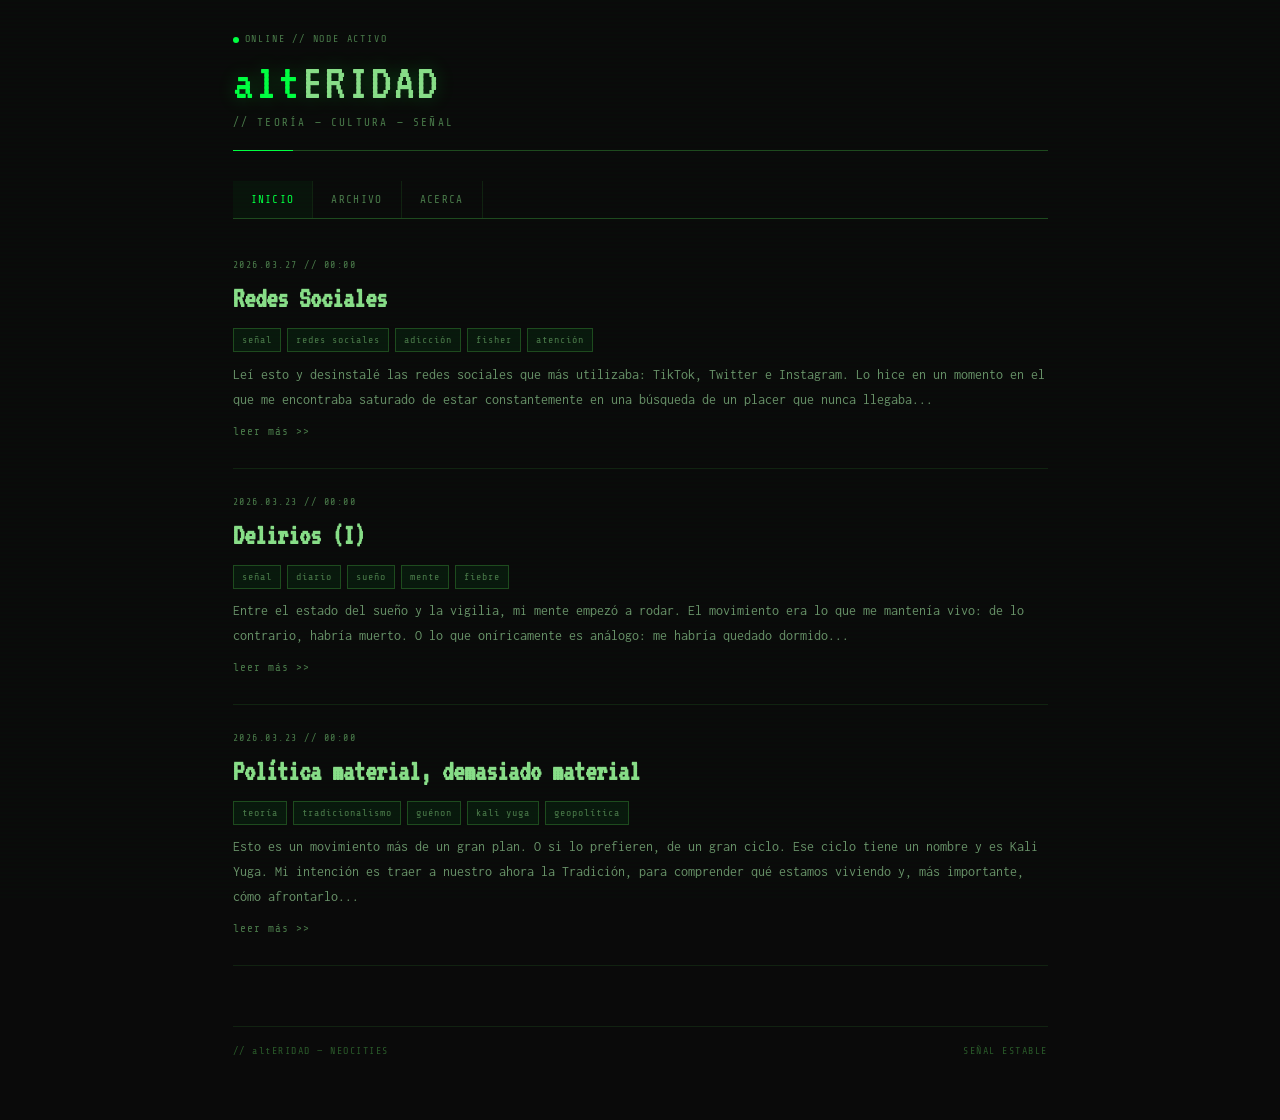
<file: index.html>
<!DOCTYPE html>
<html lang="es">
<head>
  <meta charset="UTF-8">
  <meta name="viewport" content="width=device-width, initial-scale=1.0">
  <title>altERIDAD</title>
  <link rel="icon" type="image/svg+xml" href="favicon.svg">
  <link rel="stylesheet" href="style.css">
</head>
<body>
  <header>
    <div class="site-status"><span class="blink"></span>ONLINE // NODE ACTIVO</div>
    <a href="index.html" class="site-title">alt<span>ERIDAD</span></a>
    <div class="site-desc">// <a href="teoria.html" class="cat-link">TEORÍA</a> — <a href="cultura.html" class="cat-link">CULTURA</a> — <a href="senal.html" class="cat-link">SEÑAL</a></div>
  </header>
  <nav>
    <a href="index.html" class="active">INICIO</a>
    <a href="archivo.html">ARCHIVO</a>
    <a href="acerca.html">ACERCA</a>
  </nav>
  <ul class="post-list">
    <li class="post-item" data-cats="senal">
      <div class="post-meta">2026.03.27 // 00:00</div>
      <h2><a href="articulos/redes-sociales.html">Redes Sociales</a></h2>
      <div class="post-tags">
        <a href="senal.html" class="tag tag-link">señal</a>
        <span class="tag">redes sociales</span><span class="tag">adicción</span><span class="tag">fisher</span><span class="tag">atención</span>
      </div>
      <p class="post-excerpt">Leí esto y desinstalé las redes sociales que más utilizaba: TikTok, Twitter e Instagram. Lo hice en un momento en el que me encontraba saturado de estar constantemente en una búsqueda de un placer que nunca llegaba...</p>
      <a class="read-more" href="articulos/redes-sociales.html">leer más &gt;&gt;</a>
    </li>
    <li class="post-item" data-cats="senal">
      <div class="post-meta">2026.03.23 // 00:00</div>
      <h2><a href="articulos/delirios-i.html">Delirios (I)</a></h2>
      <div class="post-tags">
        <a href="senal.html" class="tag tag-link">señal</a>
        <span class="tag">diario</span><span class="tag">sueño</span><span class="tag">mente</span><span class="tag">fiebre</span>
      </div>
      <p class="post-excerpt">Entre el estado del sueño y la vigilia, mi mente empezó a rodar. El movimiento era lo que me mantenía vivo: de lo contrario, habría muerto. O lo que oníricamente es análogo: me habría quedado dormido...</p>
      <a class="read-more" href="articulos/delirios-i.html">leer más &gt;&gt;</a>
    </li>
    <li class="post-item" data-cats="teoria">
      <div class="post-meta">2026.03.23 // 00:00</div>
      <h2><a href="articulos/kali-yuga-defensa-occidente.html">Política material, demasiado material</a></h2>
      <div class="post-tags">
        <a href="teoria.html" class="tag tag-link">teoría</a>
        <span class="tag">tradicionalismo</span><span class="tag">guénon</span><span class="tag">kali yuga</span><span class="tag">geopolítica</span>
      </div>
      <p class="post-excerpt">Esto es un movimiento más de un gran plan. O si lo prefieren, de un gran ciclo. Ese ciclo tiene un nombre y es Kali Yuga. Mi intención es traer a nuestro ahora la Tradición, para comprender qué estamos viviendo y, más importante, cómo afrontarlo...</p>
      <a class="read-more" href="articulos/kali-yuga-defensa-occidente.html">leer más &gt;&gt;</a>
    </li>
    <!-- AQUÍ IRÁN LOS PRÓXIMOS ARTÍCULOS -->
  </ul>
  <footer>
    <span>// altERIDAD — NEOCITIES</span>
    <span>SEÑAL ESTABLE</span>
  </footer>
  <script src="matrix.js"></script>
</body>
</html>
</file>
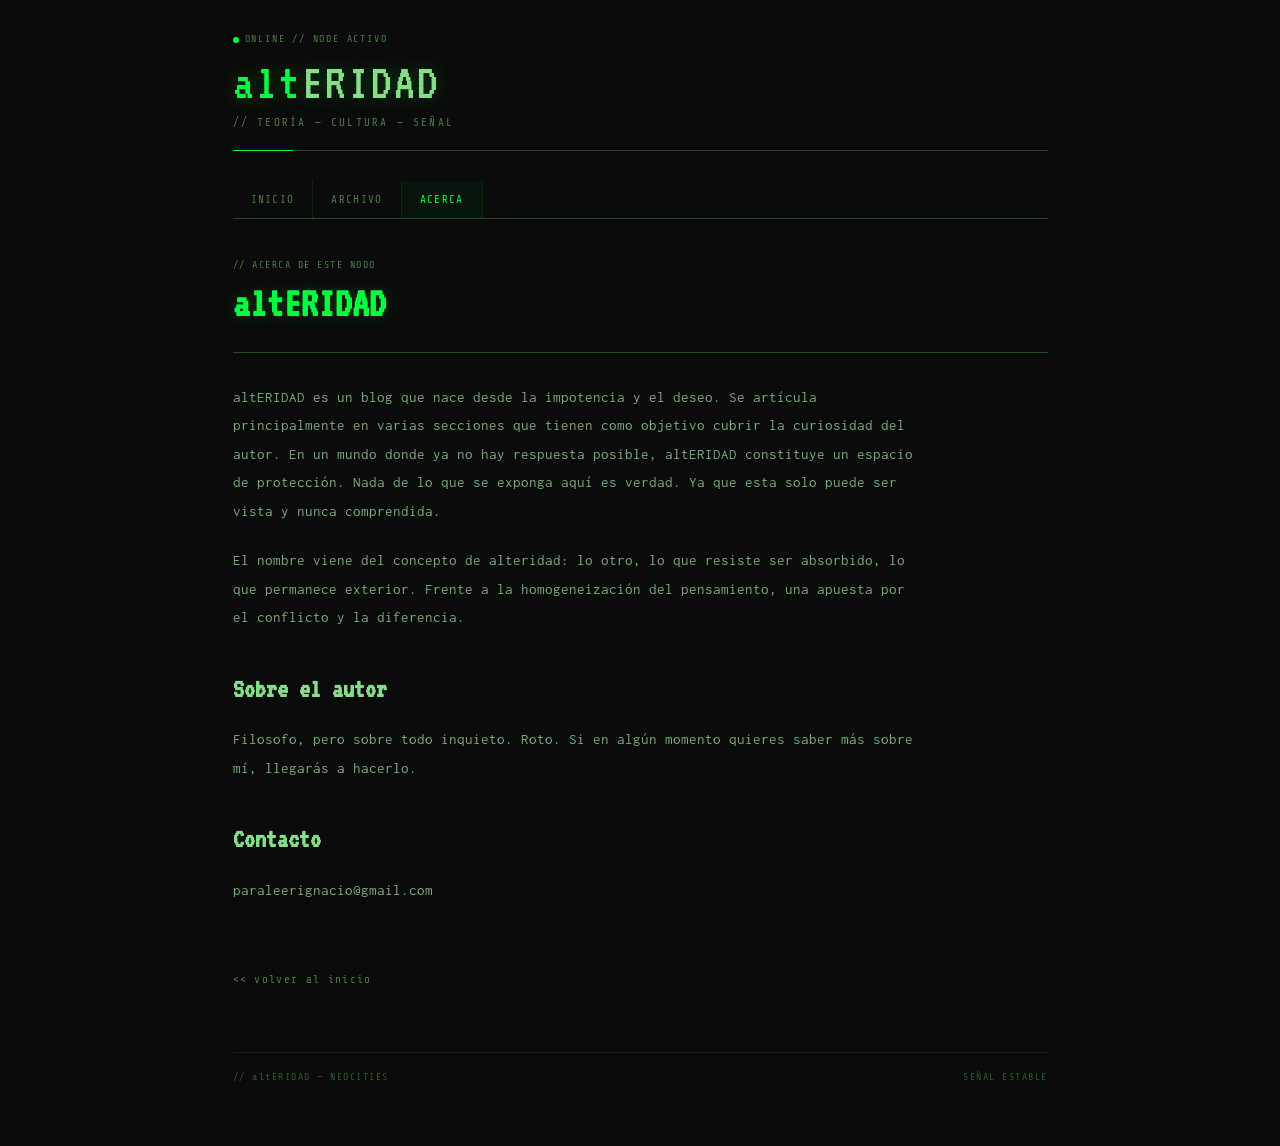
<file: acerca.html>
<!DOCTYPE html>
<html lang="es">
<head>
  <meta charset="UTF-8">
  <meta name="viewport" content="width=device-width, initial-scale=1.0">
  <title>Acerca — altERIDAD</title>
  <link rel="icon" type="image/svg+xml" href="favicon.svg">
  <link rel="stylesheet" href="style.css">
</head>
<body>
  <header>
    <div class="site-status"><span class="blink"></span>ONLINE // NODE ACTIVO</div>
    <a href="index.html" class="site-title">alt<span>ERIDAD</span></a>
    <div class="site-desc">// <a href="teoria.html" class="cat-link">TEORÍA</a> — <a href="cultura.html" class="cat-link">CULTURA</a> — <a href="senal.html" class="cat-link">SEÑAL</a></div>
  </header>
  <nav>
    <a href="index.html">INICIO</a>
    <a href="archivo.html">ARCHIVO</a>
    <a href="acerca.html" class="active">ACERCA</a>
  </nav>
  <div class="article-header">
    <div class="post-meta">// ACERCA DE ESTE NODO</div>
    <h1>altERIDAD</h1>
  </div>
  <div class="article-body">
    <p>altERIDAD es un blog que nace desde la impotencia y el deseo. Se artícula principalmente en varias secciones que tienen como objetivo cubrir la curiosidad del autor. En un mundo donde ya no hay respuesta posible, altERIDAD constituye un espacio de protección. Nada de lo que se exponga aquí es verdad. Ya que esta solo puede ser vista y nunca comprendida.</p>
    <p>El nombre viene del concepto de alteridad: lo otro, lo que resiste ser absorbido, lo que permanece exterior. Frente a la homogeneización del pensamiento, una apuesta por el conflicto y la diferencia.</p>
    <h2>Sobre el autor</h2>
    <p>Filosofo, pero sobre todo inquieto. Roto. Si en algún momento quieres saber más sobre mí, llegarás a hacerlo.</p>
    <h2>Contacto</h2>
    <p>paraleerignacio@gmail.com</p>
  </div>
  <a class="back-link" href="index.html">&lt;&lt; volver al inicio</a>
  <footer>
    <span>// altERIDAD — NEOCITIES</span>
    <span>SEÑAL ESTABLE</span>
  </footer>
  <script src="matrix.js"></script>
</body>
</html>
</file>
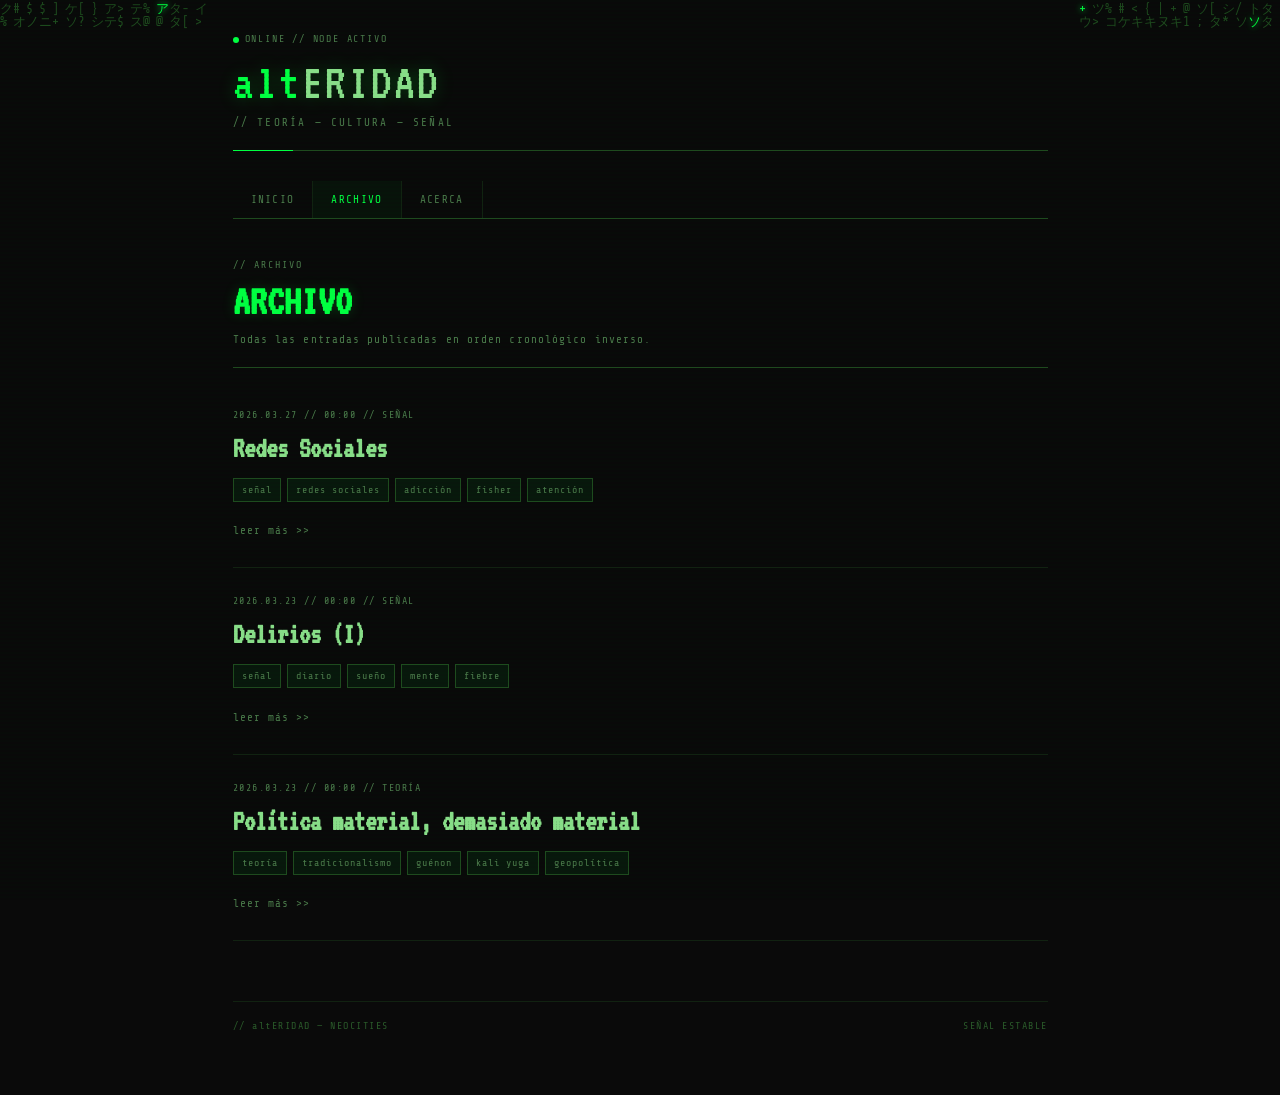
<file: archivo.html>
<!DOCTYPE html>
<html lang="es">
<head>
  <meta charset="UTF-8">
  <meta name="viewport" content="width=device-width, initial-scale=1.0">
  <title>Archivo — altERIDAD</title>
  <link rel="icon" type="image/svg+xml" href="favicon.svg">
  <link rel="stylesheet" href="style.css">
</head>
<body>
  <header>
    <div class="site-status"><span class="blink"></span>ONLINE // NODE ACTIVO</div>
    <a href="index.html" class="site-title">alt<span>ERIDAD</span></a>
    <div class="site-desc">// <a href="teoria.html" class="cat-link">TEORÍA</a> — <a href="cultura.html" class="cat-link">CULTURA</a> — <a href="senal.html" class="cat-link">SEÑAL</a></div>
  </header>
  <nav>
    <a href="index.html">INICIO</a>
    <a href="archivo.html" class="active">ARCHIVO</a>
    <a href="acerca.html">ACERCA</a>
  </nav>
  <div class="cat-header">
    <div class="cat-label">// ARCHIVO</div>
    <h1 class="cat-title">ARCHIVO</h1>
    <p class="cat-desc">Todas las entradas publicadas en orden cronológico inverso.</p>
  </div>
  <ul class="post-list">
    <li class="post-item">
      <div class="post-meta">2026.03.27 // 00:00 // SEÑAL</div>
      <h2><a href="articulos/redes-sociales.html">Redes Sociales</a></h2>
      <div class="post-tags">
        <a href="senal.html" class="tag tag-link">señal</a>
        <span class="tag">redes sociales</span><span class="tag">adicción</span><span class="tag">fisher</span><span class="tag">atención</span>
      </div>
      <a class="read-more" href="articulos/redes-sociales.html">leer más &gt;&gt;</a>
    </li>
    <li class="post-item">
      <div class="post-meta">2026.03.23 // 00:00 // SEÑAL</div>
      <h2><a href="articulos/delirios-i.html">Delirios (I)</a></h2>
      <div class="post-tags">
        <a href="senal.html" class="tag tag-link">señal</a>
        <span class="tag">diario</span><span class="tag">sueño</span><span class="tag">mente</span><span class="tag">fiebre</span>
      </div>
      <a class="read-more" href="articulos/delirios-i.html">leer más &gt;&gt;</a>
    </li>
    <li class="post-item">
      <div class="post-meta">2026.03.23 // 00:00 // TEORÍA</div>
      <h2><a href="articulos/kali-yuga-defensa-occidente.html">Política material, demasiado material</a></h2>
      <div class="post-tags">
        <a href="teoria.html" class="tag tag-link">teoría</a>
        <span class="tag">tradicionalismo</span><span class="tag">guénon</span><span class="tag">kali yuga</span><span class="tag">geopolítica</span>
      </div>
      <a class="read-more" href="articulos/kali-yuga-defensa-occidente.html">leer más &gt;&gt;</a>
    </li>
    <!-- PRÓXIMAS ENTRADAS EN ARCHIVO -->
  </ul>
  <footer>
    <span>// altERIDAD — NEOCITIES</span>
    <span>SEÑAL ESTABLE</span>
  </footer>
  <script src="matrix.js"></script>
</body>
</html>
</file>
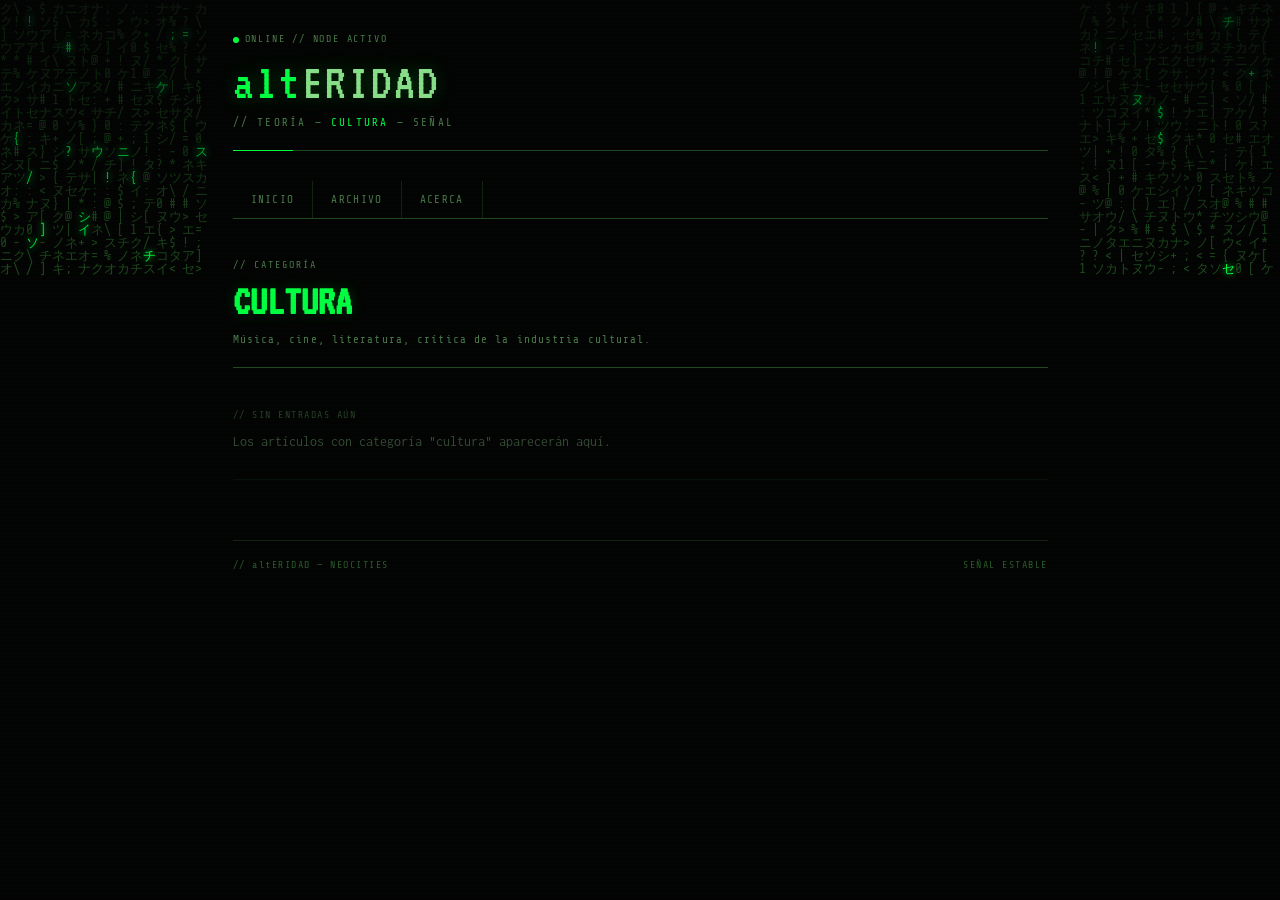
<file: cultura.html>
<!DOCTYPE html>
<html lang="es">
<head>
  <meta charset="UTF-8">
  <meta name="viewport" content="width=device-width, initial-scale=1.0">
  <title>Cultura — altERIDAD</title>
  <link rel="icon" type="image/svg+xml" href="favicon.svg">
  <link rel="stylesheet" href="style.css">
</head>
<body>
  <header>
    <div class="site-status"><span class="blink"></span>ONLINE // NODE ACTIVO</div>
    <a href="index.html" class="site-title">alt<span>ERIDAD</span></a>
    <div class="site-desc">// <a href="teoria.html" class="cat-link">TEORÍA</a> — <a href="cultura.html" class="cat-link active-cat">CULTURA</a> — <a href="senal.html" class="cat-link">SEÑAL</a></div>
  </header>
  <nav>
    <a href="index.html">INICIO</a>
    <a href="archivo.html">ARCHIVO</a>
    <a href="acerca.html">ACERCA</a>
  </nav>
  <div class="cat-header">
    <div class="cat-label">// CATEGORÍA</div>
    <h1 class="cat-title">CULTURA</h1>
    <p class="cat-desc">Música, cine, literatura, crítica de la industria cultural.</p>
  </div>
  <ul class="post-list">
    <li class="post-item empty-state">
      <div class="post-meta">// SIN ENTRADAS AÚN</div>
      <p class="post-excerpt">Los artículos con categoría "cultura" aparecerán aquí.</p>
    </li>
  </ul>
  <footer>
    <span>// altERIDAD — NEOCITIES</span>
    <span>SEÑAL ESTABLE</span>
  </footer>
  <script src="matrix.js"></script>
</body>
</html>
</file>
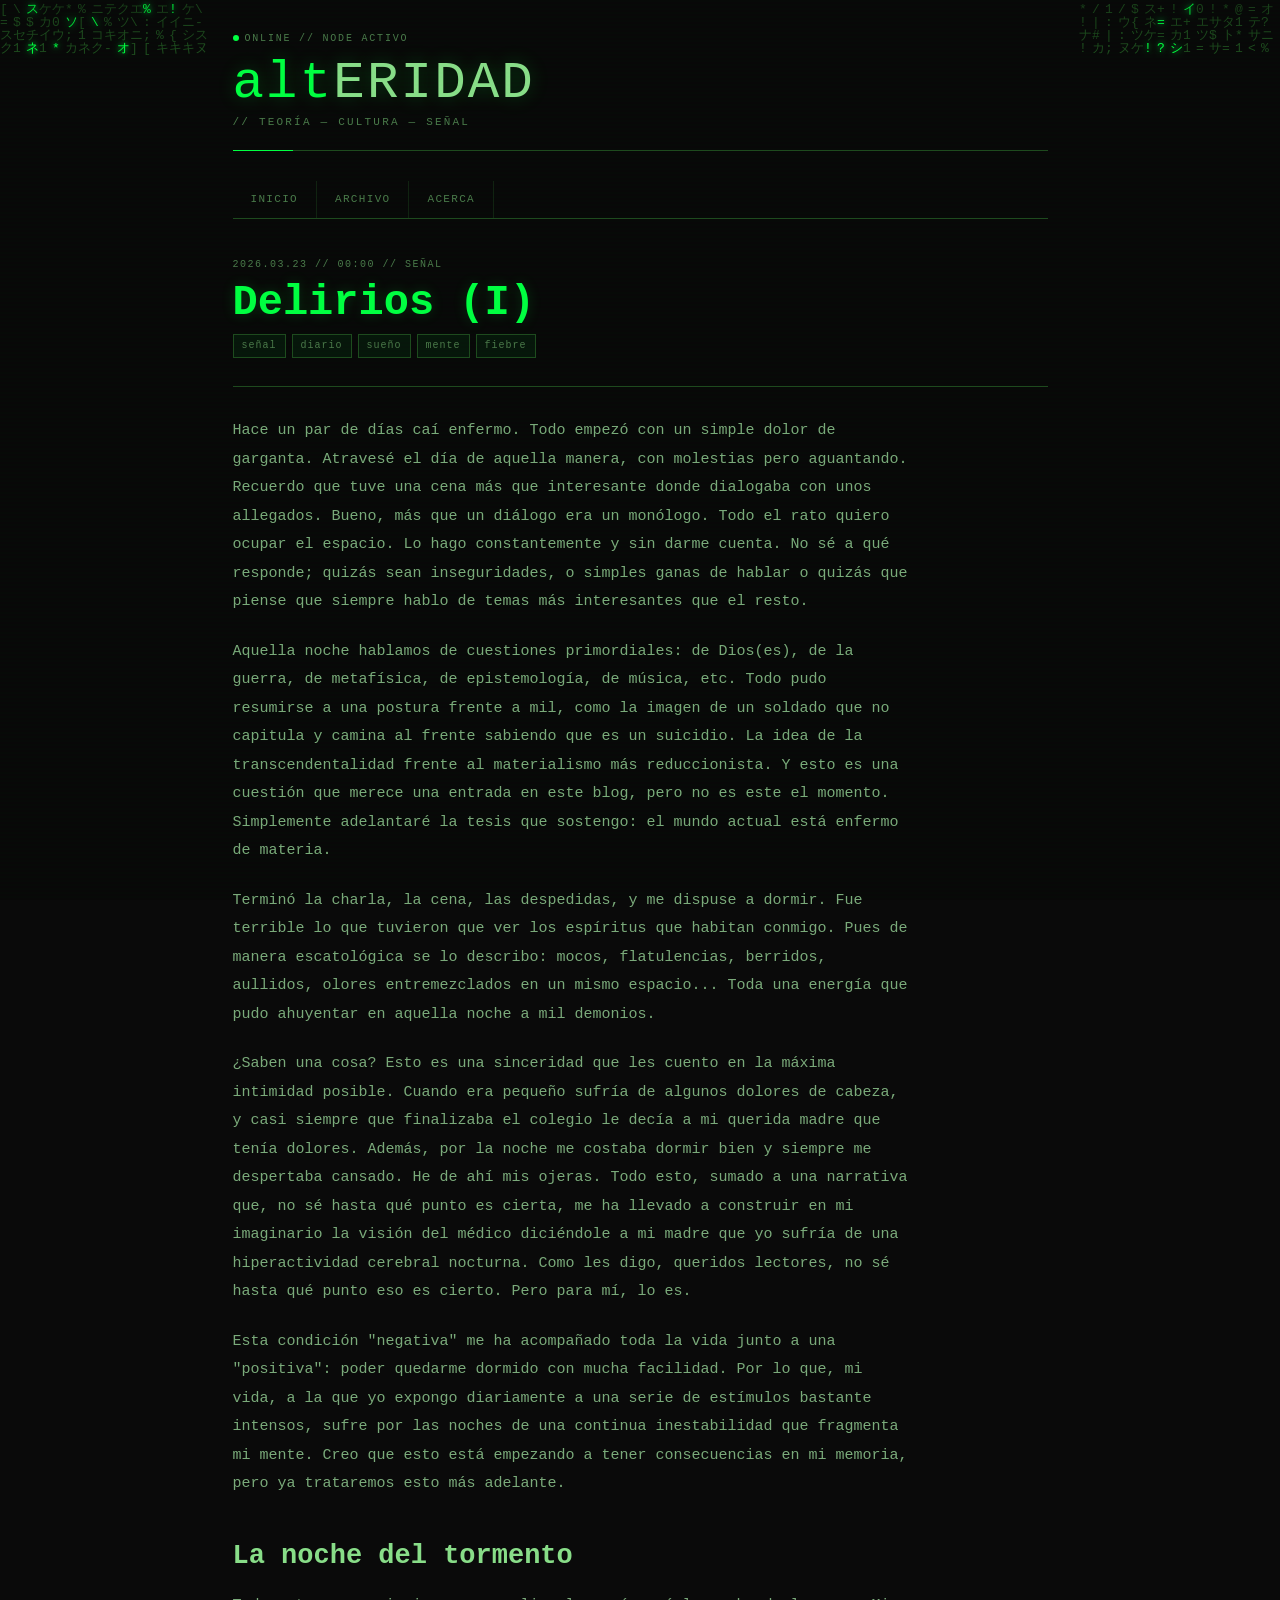
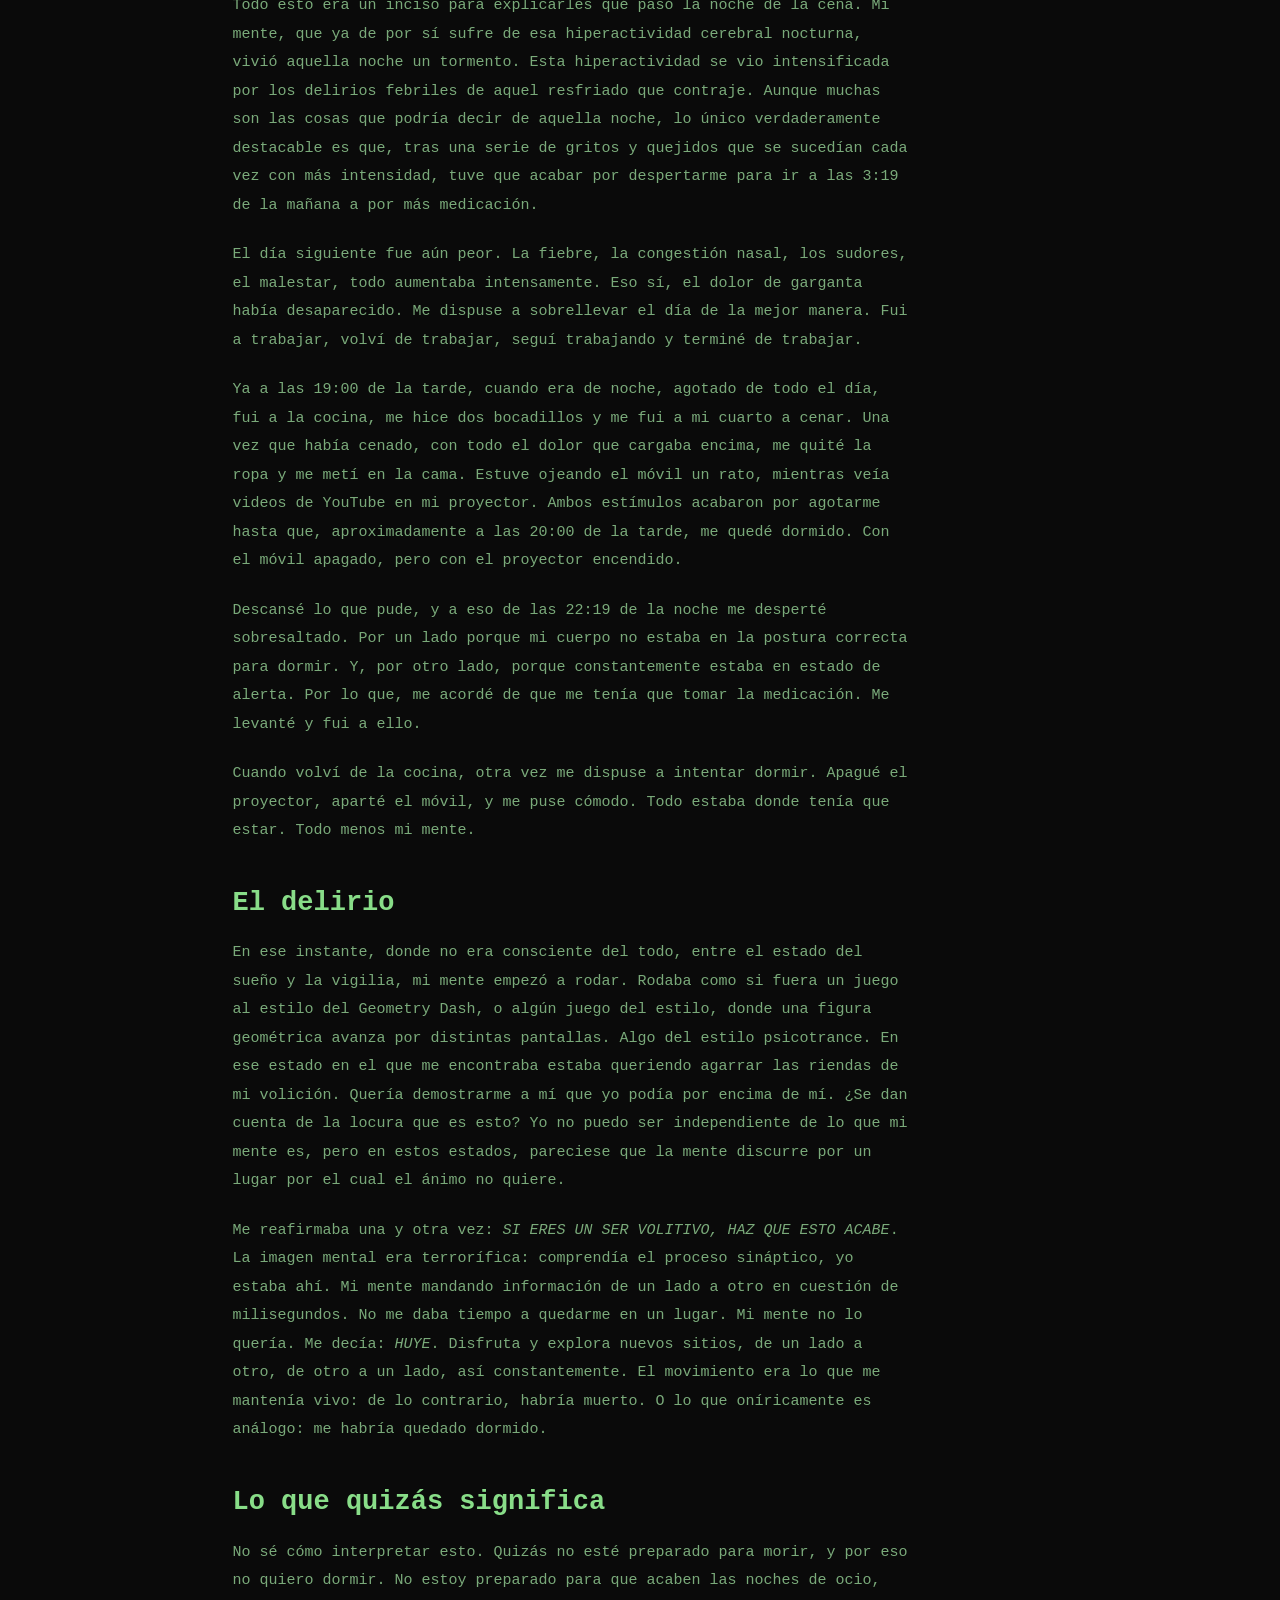
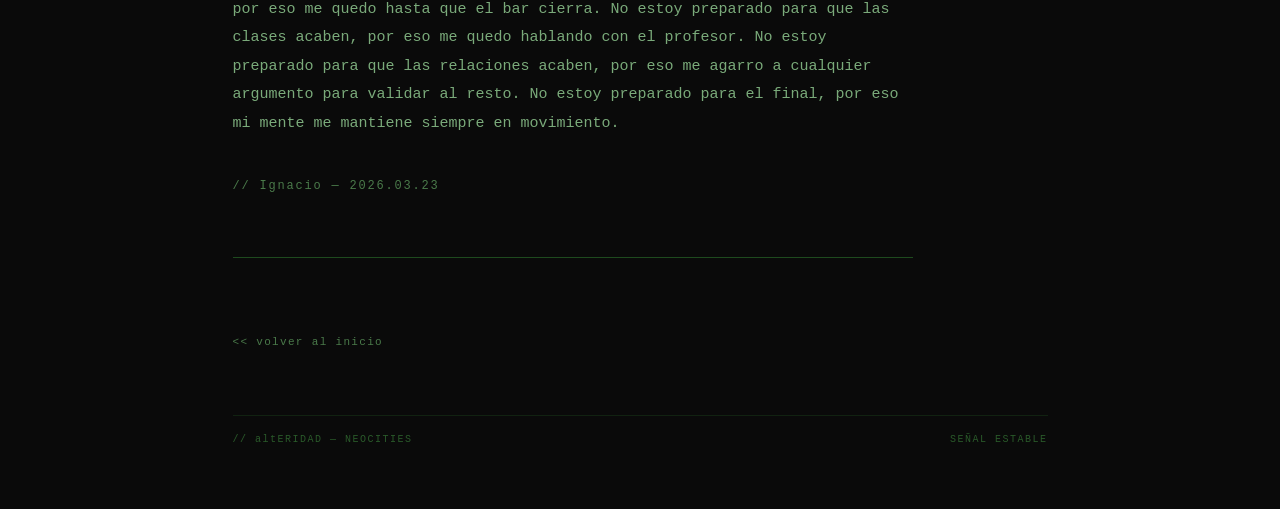
<file: delirios-i.html>
<!DOCTYPE html>
<html lang="es">
<head>
  <meta charset="UTF-8">
  <meta name="viewport" content="width=device-width, initial-scale=1.0">
  <meta http-equiv="Content-Security-Policy" content="default-src 'self'; script-src 'self' 'unsafe-inline'; style-src 'self' 'unsafe-inline' https://fonts.googleapis.com; font-src https://fonts.gstatic.com; connect-src 'self' https://kgzuginskivvodgfnfce.supabase.co; img-src 'self' data:;">
  <title>Delirios (I) — altERIDAD</title>
  <link rel="icon" type="image/svg+xml" href="../favicon.svg">
  <link rel="stylesheet" href="../style.css">
</head>
<body>

  <header>
    <div class="site-status">
      <span class="blink"></span>ONLINE // NODE ACTIVO
    </div>
    <a href="../index.html" class="site-title">alt<span>ERIDAD</span></a>
    <div class="site-desc">
      //
      <a href="../teoria.html" class="cat-link">TEORÍA</a> —
      <a href="../cultura.html" class="cat-link">CULTURA</a> —
      <a href="../senal.html" class="cat-link">SEÑAL</a>
    </div>
  </header>

  <nav>
    <a href="../index.html">INICIO</a>
    <a href="../archivo.html">ARCHIVO</a>
    <a href="../acerca.html">ACERCA</a>
  </nav>

  <div class="article-header">
    <div class="post-meta">2026.03.23 // 00:00 // SEÑAL</div>
    <h1>Delirios (I)</h1>
    <div class="post-tags">
      <a href="../senal.html" class="tag tag-link">señal</a>
      <span class="tag">diario</span>
      <span class="tag">sueño</span>
      <span class="tag">mente</span>
      <span class="tag">fiebre</span>
    </div>
  </div>

  <div class="article-body">

    <p>Hace un par de días caí enfermo. Todo empezó con un simple dolor de garganta. Atravesé el día de aquella manera, con molestias pero aguantando. Recuerdo que tuve una cena más que interesante donde dialogaba con unos allegados. Bueno, más que un diálogo era un monólogo. Todo el rato quiero ocupar el espacio. Lo hago constantemente y sin darme cuenta. No sé a qué responde; quizás sean inseguridades, o simples ganas de hablar o quizás que piense que siempre hablo de temas más interesantes que el resto.</p>

    <p>Aquella noche hablamos de cuestiones primordiales: de Dios(es), de la guerra, de metafísica, de epistemología, de música, etc. Todo pudo resumirse a una postura frente a mil, como la imagen de un soldado que no capitula y camina al frente sabiendo que es un suicidio. La idea de la transcendentalidad frente al materialismo más reduccionista. Y esto es una cuestión que merece una entrada en este blog, pero no es este el momento. Simplemente adelantaré la tesis que sostengo: el mundo actual está enfermo de materia.</p>

    <p>Terminó la charla, la cena, las despedidas, y me dispuse a dormir. Fue terrible lo que tuvieron que ver los espíritus que habitan conmigo. Pues de manera escatológica se lo describo: mocos, flatulencias, berridos, aullidos, olores entremezclados en un mismo espacio... Toda una energía que pudo ahuyentar en aquella noche a mil demonios.</p>

    <p>¿Saben una cosa? Esto es una sinceridad que les cuento en la máxima intimidad posible. Cuando era pequeño sufría de algunos dolores de cabeza, y casi siempre que finalizaba el colegio le decía a mi querida madre que tenía dolores. Además, por la noche me costaba dormir bien y siempre me despertaba cansado. He de ahí mis ojeras. Todo esto, sumado a una narrativa que, no sé hasta qué punto es cierta, me ha llevado a construir en mi imaginario la visión del médico diciéndole a mi madre que yo sufría de una hiperactividad cerebral nocturna. Como les digo, queridos lectores, no sé hasta qué punto eso es cierto. Pero para mí, lo es.</p>

    <p>Esta condición "negativa" me ha acompañado toda la vida junto a una "positiva": poder quedarme dormido con mucha facilidad. Por lo que, mi vida, a la que yo expongo diariamente a una serie de estímulos bastante intensos, sufre por las noches de una continua inestabilidad que fragmenta mi mente. Creo que esto está empezando a tener consecuencias en mi memoria, pero ya trataremos esto más adelante.</p>

    <h2>La noche del tormento</h2>

    <p>Todo esto era un inciso para explicarles qué pasó la noche de la cena. Mi mente, que ya de por sí sufre de esa hiperactividad cerebral nocturna, vivió aquella noche un tormento. Esta hiperactividad se vio intensificada por los delirios febriles de aquel resfriado que contraje. Aunque muchas son las cosas que podría decir de aquella noche, lo único verdaderamente destacable es que, tras una serie de gritos y quejidos que se sucedían cada vez con más intensidad, tuve que acabar por despertarme para ir a las 3:19 de la mañana a por más medicación.</p>

    <p>El día siguiente fue aún peor. La fiebre, la congestión nasal, los sudores, el malestar, todo aumentaba intensamente. Eso sí, el dolor de garganta había desaparecido. Me dispuse a sobrellevar el día de la mejor manera. Fui a trabajar, volví de trabajar, seguí trabajando y terminé de trabajar.</p>

    <p>Ya a las 19:00 de la tarde, cuando era de noche, agotado de todo el día, fui a la cocina, me hice dos bocadillos y me fui a mi cuarto a cenar. Una vez que había cenado, con todo el dolor que cargaba encima, me quité la ropa y me metí en la cama. Estuve ojeando el móvil un rato, mientras veía videos de YouTube en mi proyector. Ambos estímulos acabaron por agotarme hasta que, aproximadamente a las 20:00 de la tarde, me quedé dormido. Con el móvil apagado, pero con el proyector encendido.</p>

    <p>Descansé lo que pude, y a eso de las 22:19 de la noche me desperté sobresaltado. Por un lado porque mi cuerpo no estaba en la postura correcta para dormir. Y, por otro lado, porque constantemente estaba en estado de alerta. Por lo que, me acordé de que me tenía que tomar la medicación. Me levanté y fui a ello.</p>

    <p>Cuando volví de la cocina, otra vez me dispuse a intentar dormir. Apagué el proyector, aparté el móvil, y me puse cómodo. Todo estaba donde tenía que estar. Todo menos mi mente.</p>

    <h2>El delirio</h2>

    <p>En ese instante, donde no era consciente del todo, entre el estado del sueño y la vigilia, mi mente empezó a rodar. Rodaba como si fuera un juego al estilo del Geometry Dash, o algún juego del estilo, donde una figura geométrica avanza por distintas pantallas. Algo del estilo psicotrance. En ese estado en el que me encontraba estaba queriendo agarrar las riendas de mi volición. Quería demostrarme a mí que yo podía por encima de mí. ¿Se dan cuenta de la locura que es esto? Yo no puedo ser independiente de lo que mi mente es, pero en estos estados, pareciese que la mente discurre por un lugar por el cual el ánimo no quiere.</p>

    <p>Me reafirmaba una y otra vez: <em>SI ERES UN SER VOLITIVO, HAZ QUE ESTO ACABE</em>. La imagen mental era terrorífica: comprendía el proceso sináptico, yo estaba ahí. Mi mente mandando información de un lado a otro en cuestión de milisegundos. No me daba tiempo a quedarme en un lugar. Mi mente no lo quería. Me decía: <em>HUYE</em>. Disfruta y explora nuevos sitios, de un lado a otro, de otro a un lado, así constantemente. El movimiento era lo que me mantenía vivo: de lo contrario, habría muerto. O lo que oníricamente es análogo: me habría quedado dormido.</p>

    <h2>Lo que quizás significa</h2>

    <p>No sé cómo interpretar esto. Quizás no esté preparado para morir, y por eso no quiero dormir. No estoy preparado para que acaben las noches de ocio, por eso me quedo hasta que el bar cierra. No estoy preparado para que las clases acaben, por eso me quedo hablando con el profesor. No estoy preparado para que las relaciones acaben, por eso me agarro a cualquier argumento para validar al resto. No estoy preparado para el final, por eso mi mente me mantiene siempre en movimiento.</p>

    <div class="article-sign">// Ignacio — 2026.03.23</div>

    <div id="comentarios" data-articulo="delirios-i"></div>

  </div>

  <a class="back-link" href="../index.html">&lt;&lt; volver al inicio</a>

  <footer>
    <span>// altERIDAD — NEOCITIES</span>
    <span>SEÑAL ESTABLE</span>
  </footer>

  <script src="../matrix.js"></script>
  <script src="../comentarios.js"></script>
</body>
</html>
</file>
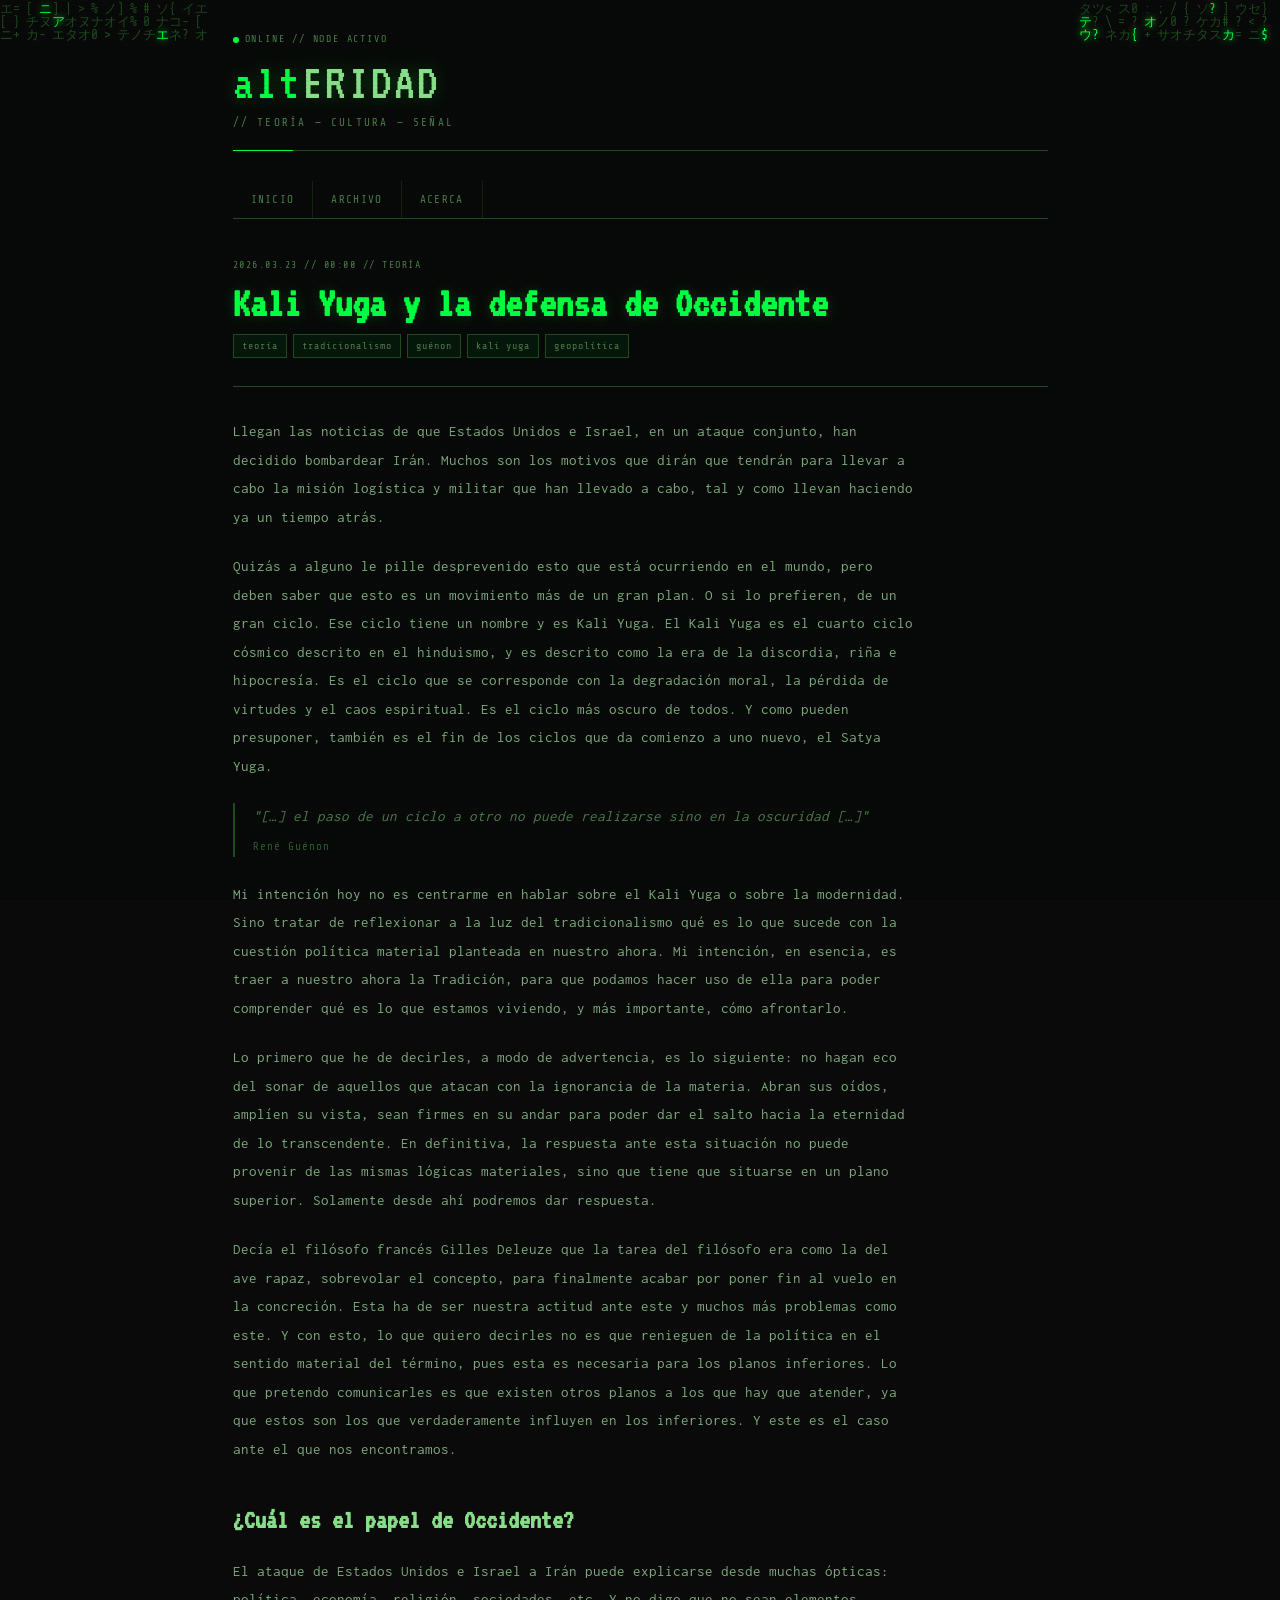
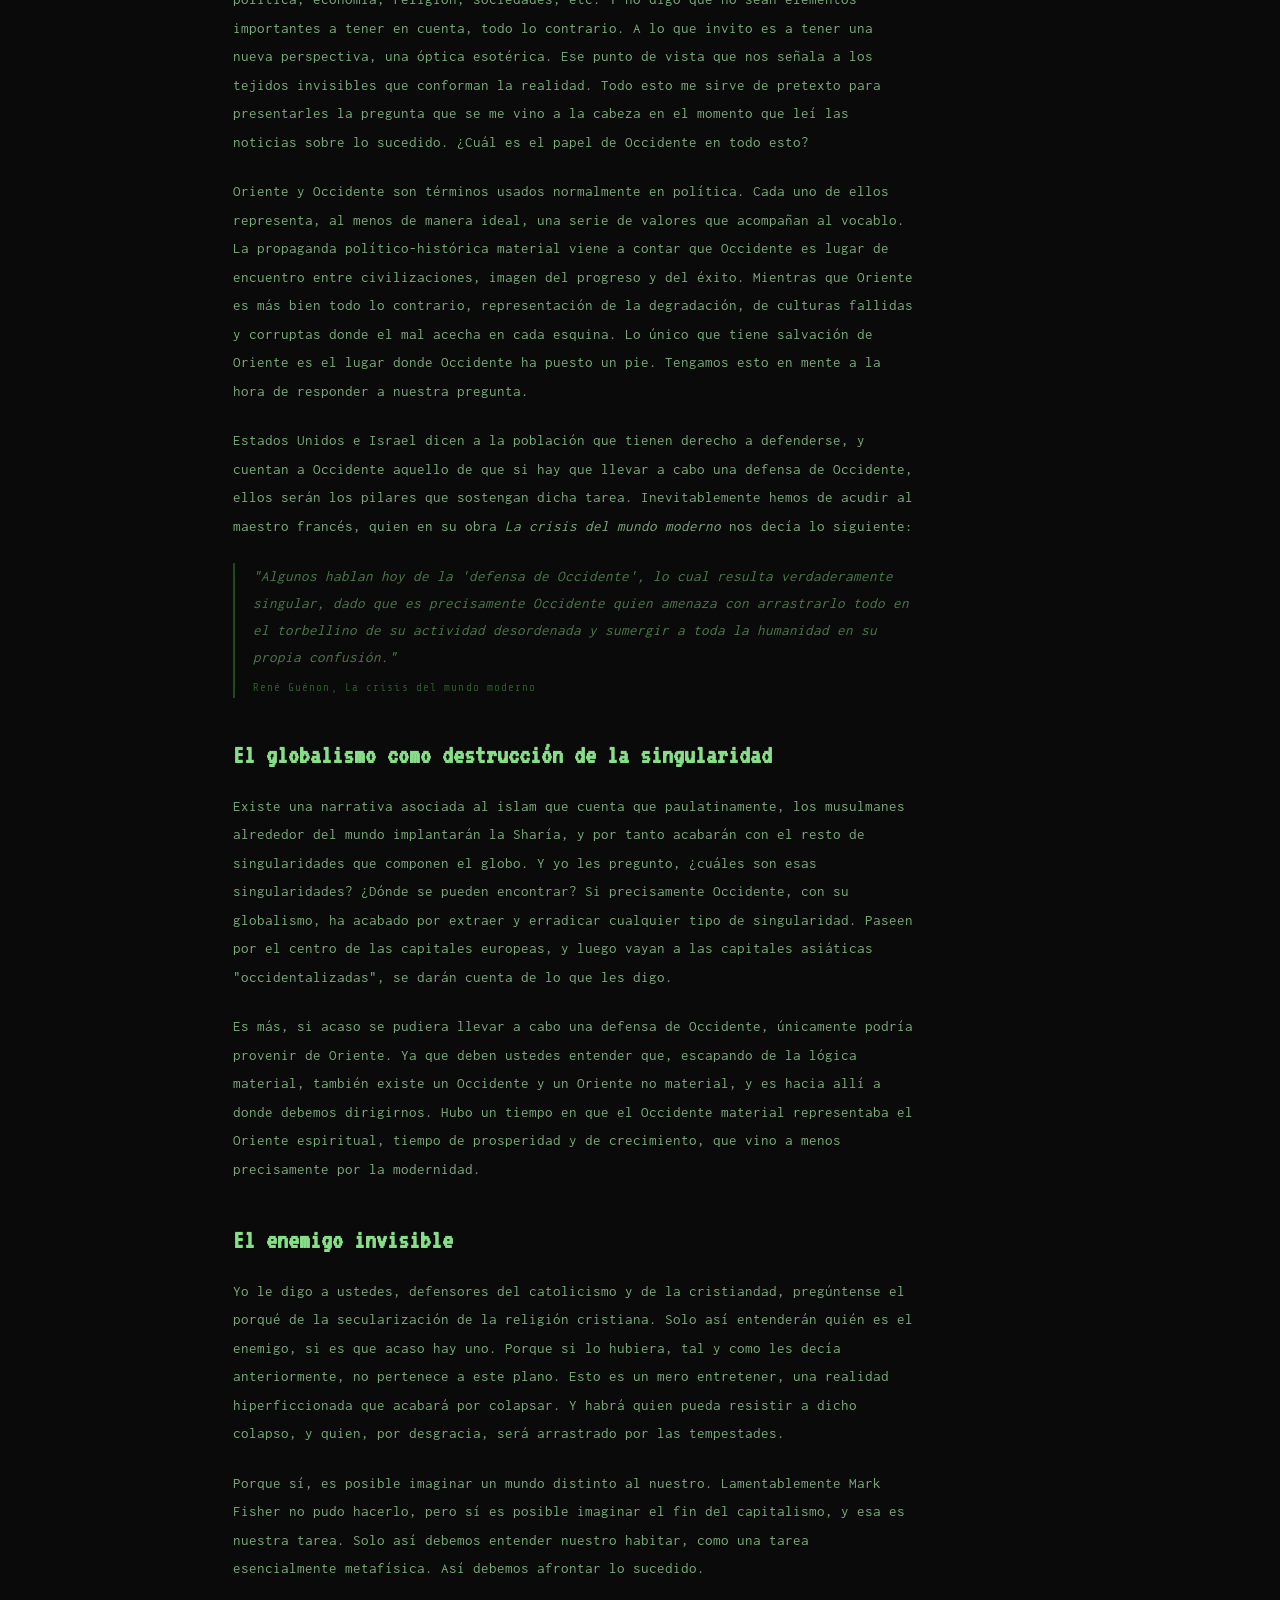
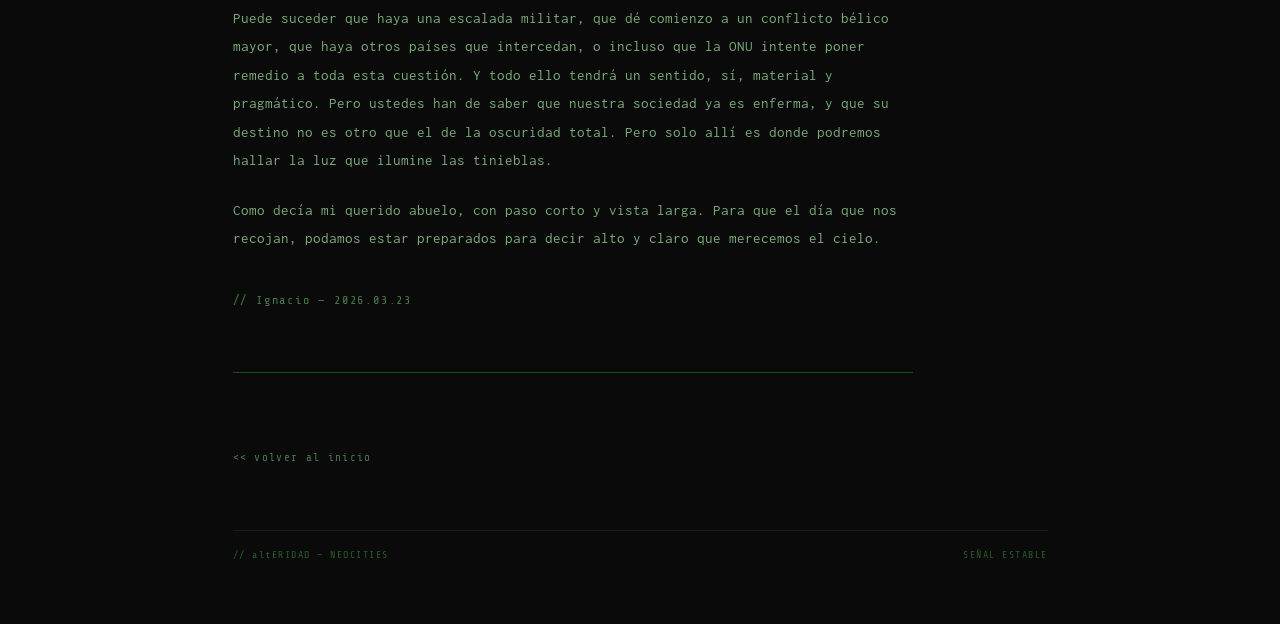
<file: kali-yuga-defensa-occidente.html>
<!DOCTYPE html>
<html lang="es">
<head>
  <meta charset="UTF-8">
  <meta name="viewport" content="width=device-width, initial-scale=1.0">
  <title>Kali Yuga y la defensa de Occidente — altERIDAD</title>
  <link rel="icon" type="image/svg+xml" href="../favicon.svg">
  <link rel="stylesheet" href="../style.css">
</head>
<body>
  <header>
    <div class="site-status"><span class="blink"></span>ONLINE // NODE ACTIVO</div>
    <a href="../index.html" class="site-title">alt<span>ERIDAD</span></a>
    <div class="site-desc">// <a href="../teoria.html" class="cat-link">TEORÍA</a> — <a href="../cultura.html" class="cat-link">CULTURA</a> — <a href="../senal.html" class="cat-link">SEÑAL</a></div>
  </header>
  <nav>
    <a href="../index.html">INICIO</a>
    <a href="../archivo.html">ARCHIVO</a>
    <a href="../acerca.html">ACERCA</a>
  </nav>
  <div class="article-header">
    <div class="post-meta">2026.03.23 // 00:00 // TEORÍA</div>
    <h1>Kali Yuga y la defensa de Occidente</h1>
    <div class="post-tags">
      <a href="../teoria.html" class="tag tag-link">teoría</a>
      <span class="tag">tradicionalismo</span><span class="tag">guénon</span><span class="tag">kali yuga</span><span class="tag">geopolítica</span>
    </div>
  </div>
  <div class="article-body">
    <p>Llegan las noticias de que Estados Unidos e Israel, en un ataque conjunto, han decidido bombardear Irán. Muchos son los motivos que dirán que tendrán para llevar a cabo la misión logística y militar que han llevado a cabo, tal y como llevan haciendo ya un tiempo atrás.</p>
    <p>Quizás a alguno le pille desprevenido esto que está ocurriendo en el mundo, pero deben saber que esto es un movimiento más de un gran plan. O si lo prefieren, de un gran ciclo. Ese ciclo tiene un nombre y es Kali Yuga. El Kali Yuga es el cuarto ciclo cósmico descrito en el hinduismo, y es descrito como la era de la discordia, riña e hipocresía. Es el ciclo que se corresponde con la degradación moral, la pérdida de virtudes y el caos espiritual. Es el ciclo más oscuro de todos. Y como pueden presuponer, también es el fin de los ciclos que da comienzo a uno nuevo, el Satya Yuga.</p>
    <blockquote>
      "[…] el paso de un ciclo a otro no puede realizarse sino en la oscuridad […]"
      <cite>René Guénon</cite>
    </blockquote>
    <p>Mi intención hoy no es centrarme en hablar sobre el Kali Yuga o sobre la modernidad. Sino tratar de reflexionar a la luz del tradicionalismo qué es lo que sucede con la cuestión política material planteada en nuestro ahora. Mi intención, en esencia, es traer a nuestro ahora la Tradición, para que podamos hacer uso de ella para poder comprender qué es lo que estamos viviendo, y más importante, cómo afrontarlo.</p>
    <p>Lo primero que he de decirles, a modo de advertencia, es lo siguiente: no hagan eco del sonar de aquellos que atacan con la ignorancia de la materia. Abran sus oídos, amplíen su vista, sean firmes en su andar para poder dar el salto hacia la eternidad de lo transcendente. En definitiva, la respuesta ante esta situación no puede provenir de las mismas lógicas materiales, sino que tiene que situarse en un plano superior. Solamente desde ahí podremos dar respuesta.</p>
    <p>Decía el filósofo francés Gilles Deleuze que la tarea del filósofo era como la del ave rapaz, sobrevolar el concepto, para finalmente acabar por poner fin al vuelo en la concreción. Esta ha de ser nuestra actitud ante este y muchos más problemas como este. Y con esto, lo que quiero decirles no es que renieguen de la política en el sentido material del término, pues esta es necesaria para los planos inferiores. Lo que pretendo comunicarles es que existen otros planos a los que hay que atender, ya que estos son los que verdaderamente influyen en los inferiores. Y este es el caso ante el que nos encontramos.</p>
    <h2>¿Cuál es el papel de Occidente?</h2>
    <p>El ataque de Estados Unidos e Israel a Irán puede explicarse desde muchas ópticas: política, economía, religión, sociedades, etc. Y no digo que no sean elementos importantes a tener en cuenta, todo lo contrario. A lo que invito es a tener una nueva perspectiva, una óptica esotérica. Ese punto de vista que nos señala a los tejidos invisibles que conforman la realidad. Todo esto me sirve de pretexto para presentarles la pregunta que se me vino a la cabeza en el momento que leí las noticias sobre lo sucedido. ¿Cuál es el papel de Occidente en todo esto?</p>
    <p>Oriente y Occidente son términos usados normalmente en política. Cada uno de ellos representa, al menos de manera ideal, una serie de valores que acompañan al vocablo. La propaganda político-histórica material viene a contar que Occidente es lugar de encuentro entre civilizaciones, imagen del progreso y del éxito. Mientras que Oriente es más bien todo lo contrario, representación de la degradación, de culturas fallidas y corruptas donde el mal acecha en cada esquina. Lo único que tiene salvación de Oriente es el lugar donde Occidente ha puesto un pie. Tengamos esto en mente a la hora de responder a nuestra pregunta.</p>
    <p>Estados Unidos e Israel dicen a la población que tienen derecho a defenderse, y cuentan a Occidente aquello de que si hay que llevar a cabo una defensa de Occidente, ellos serán los pilares que sostengan dicha tarea. Inevitablemente hemos de acudir al maestro francés, quien en su obra <em>La crisis del mundo moderno</em> nos decía lo siguiente:</p>
    <blockquote>
      "Algunos hablan hoy de la 'defensa de Occidente', lo cual resulta verdaderamente singular, dado que es precisamente Occidente quien amenaza con arrastrarlo todo en el torbellino de su actividad desordenada y sumergir a toda la humanidad en su propia confusión."
      <cite>René Guénon, La crisis del mundo moderno</cite>
    </blockquote>
    <h2>El globalismo como destrucción de la singularidad</h2>
    <p>Existe una narrativa asociada al islam que cuenta que paulatinamente, los musulmanes alrededor del mundo implantarán la Sharía, y por tanto acabarán con el resto de singularidades que componen el globo. Y yo les pregunto, ¿cuáles son esas singularidades? ¿Dónde se pueden encontrar? Si precisamente Occidente, con su globalismo, ha acabado por extraer y erradicar cualquier tipo de singularidad. Paseen por el centro de las capitales europeas, y luego vayan a las capitales asiáticas "occidentalizadas", se darán cuenta de lo que les digo.</p>
    <p>Es más, si acaso se pudiera llevar a cabo una defensa de Occidente, únicamente podría provenir de Oriente. Ya que deben ustedes entender que, escapando de la lógica material, también existe un Occidente y un Oriente no material, y es hacia allí a donde debemos dirigirnos. Hubo un tiempo en que el Occidente material representaba el Oriente espiritual, tiempo de prosperidad y de crecimiento, que vino a menos precisamente por la modernidad.</p>
    <h2>El enemigo invisible</h2>
    <p>Yo le digo a ustedes, defensores del catolicismo y de la cristiandad, pregúntense el porqué de la secularización de la religión cristiana. Solo así entenderán quién es el enemigo, si es que acaso hay uno. Porque si lo hubiera, tal y como les decía anteriormente, no pertenece a este plano. Esto es un mero entretener, una realidad hiperficcionada que acabará por colapsar. Y habrá quien pueda resistir a dicho colapso, y quien, por desgracia, será arrastrado por las tempestades.</p>
    <p>Porque sí, es posible imaginar un mundo distinto al nuestro. Lamentablemente Mark Fisher no pudo hacerlo, pero sí es posible imaginar el fin del capitalismo, y esa es nuestra tarea. Solo así debemos entender nuestro habitar, como una tarea esencialmente metafísica. Así debemos afrontar lo sucedido.</p>
    <p>Puede suceder que haya una escalada militar, que dé comienzo a un conflicto bélico mayor, que haya otros países que intercedan, o incluso que la ONU intente poner remedio a toda esta cuestión. Y todo ello tendrá un sentido, sí, material y pragmático. Pero ustedes han de saber que nuestra sociedad ya es enferma, y que su destino no es otro que el de la oscuridad total. Pero solo allí es donde podremos hallar la luz que ilumine las tinieblas.</p>
    <p>Como decía mi querido abuelo, con paso corto y vista larga. Para que el día que nos recojan, podamos estar preparados para decir alto y claro que merecemos el cielo.</p>
    <div class="article-sign">// Ignacio — 2026.03.23</div>
    <div id="comentarios" data-articulo="kali-yuga-defensa-occidente"></div>
  </div>
  <a class="back-link" href="../index.html">&lt;&lt; volver al inicio</a>
  <footer>
    <span>// altERIDAD — NEOCITIES</span>
    <span>SEÑAL ESTABLE</span>
  </footer>
  <script src="../matrix.js"></script>
  <script src="../comentarios.js"></script>
</body>
</html>
</file>
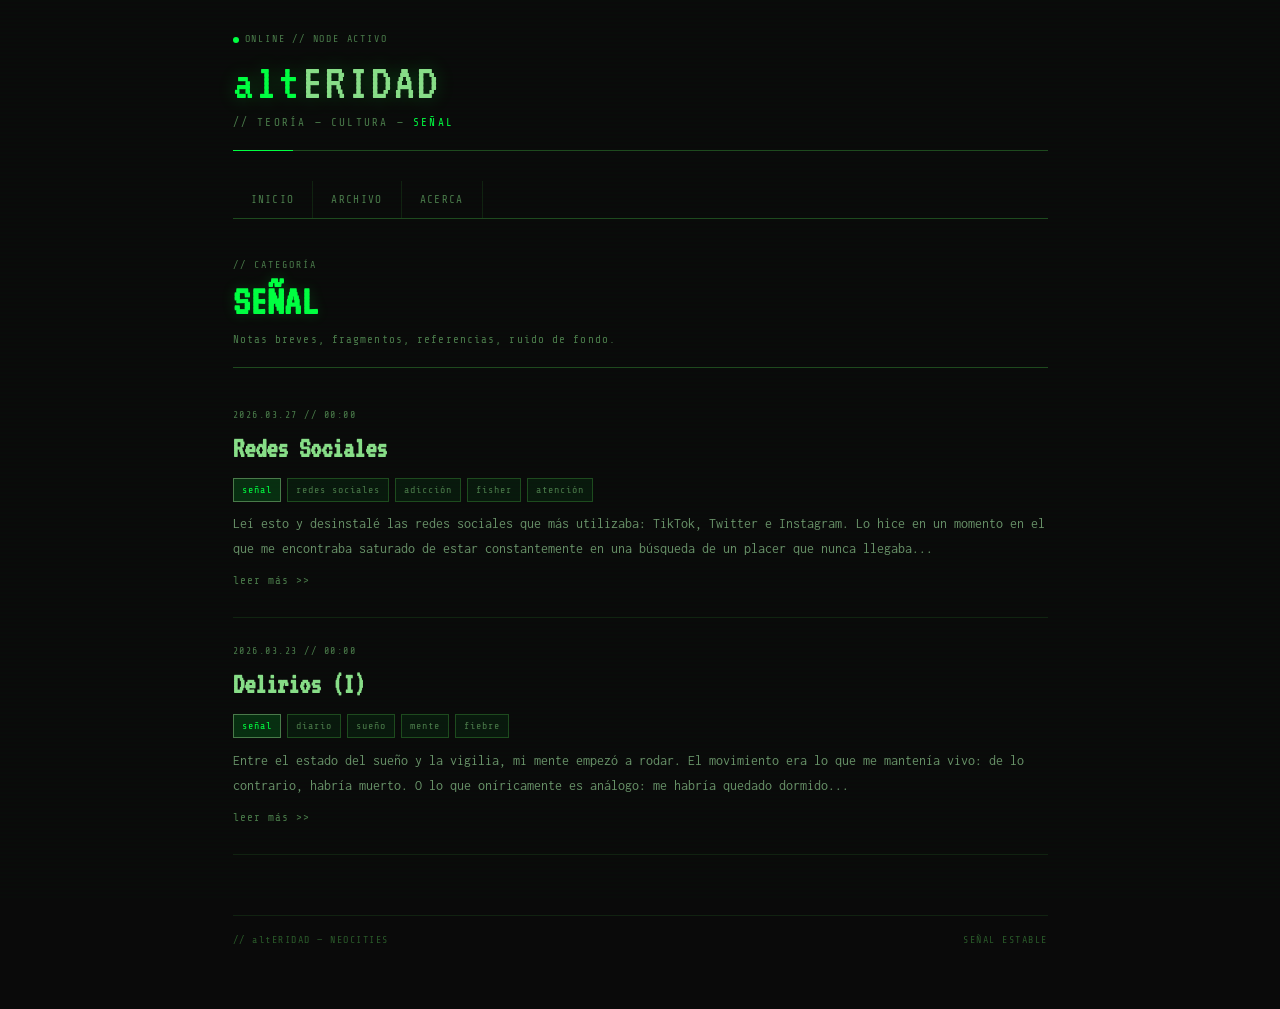
<file: senal.html>
<!DOCTYPE html>
<html lang="es">
<head>
  <meta charset="UTF-8">
  <meta name="viewport" content="width=device-width, initial-scale=1.0">
  <title>Señal — altERIDAD</title>
  <link rel="icon" type="image/svg+xml" href="favicon.svg">
  <link rel="stylesheet" href="style.css">
</head>
<body>
  <header>
    <div class="site-status"><span class="blink"></span>ONLINE // NODE ACTIVO</div>
    <a href="index.html" class="site-title">alt<span>ERIDAD</span></a>
    <div class="site-desc">// <a href="teoria.html" class="cat-link">TEORÍA</a> — <a href="cultura.html" class="cat-link">CULTURA</a> — <a href="senal.html" class="cat-link active-cat">SEÑAL</a></div>
  </header>
  <nav>
    <a href="index.html">INICIO</a>
    <a href="archivo.html">ARCHIVO</a>
    <a href="acerca.html">ACERCA</a>
  </nav>
  <div class="cat-header">
    <div class="cat-label">// CATEGORÍA</div>
    <h1 class="cat-title">SEÑAL</h1>
    <p class="cat-desc">Notas breves, fragmentos, referencias, ruido de fondo.</p>
  </div>
  <ul class="post-list">
    <li class="post-item">
      <div class="post-meta">2026.03.27 // 00:00</div>
      <h2><a href="articulos/redes-sociales.html">Redes Sociales</a></h2>
      <div class="post-tags">
        <span class="tag tag-active">señal</span>
        <span class="tag">redes sociales</span><span class="tag">adicción</span><span class="tag">fisher</span><span class="tag">atención</span>
      </div>
      <p class="post-excerpt">Leí esto y desinstalé las redes sociales que más utilizaba: TikTok, Twitter e Instagram. Lo hice en un momento en el que me encontraba saturado de estar constantemente en una búsqueda de un placer que nunca llegaba...</p>
      <a class="read-more" href="articulos/redes-sociales.html">leer más &gt;&gt;</a>
    </li>
    <li class="post-item">
      <div class="post-meta">2026.03.23 // 00:00</div>
      <h2><a href="articulos/delirios-i.html">Delirios (I)</a></h2>
      <div class="post-tags">
        <span class="tag tag-active">señal</span>
        <span class="tag">diario</span><span class="tag">sueño</span><span class="tag">mente</span><span class="tag">fiebre</span>
      </div>
      <p class="post-excerpt">Entre el estado del sueño y la vigilia, mi mente empezó a rodar. El movimiento era lo que me mantenía vivo: de lo contrario, habría muerto. O lo que oníricamente es análogo: me habría quedado dormido...</p>
      <a class="read-more" href="articulos/delirios-i.html">leer más &gt;&gt;</a>
    </li>
    <!-- PRÓXIMOS ARTÍCULOS DE SEÑAL -->
  </ul>
  <footer>
    <span>// altERIDAD — NEOCITIES</span>
    <span>SEÑAL ESTABLE</span>
  </footer>
  <script src="matrix.js"></script>
</body>
</html>
</file>
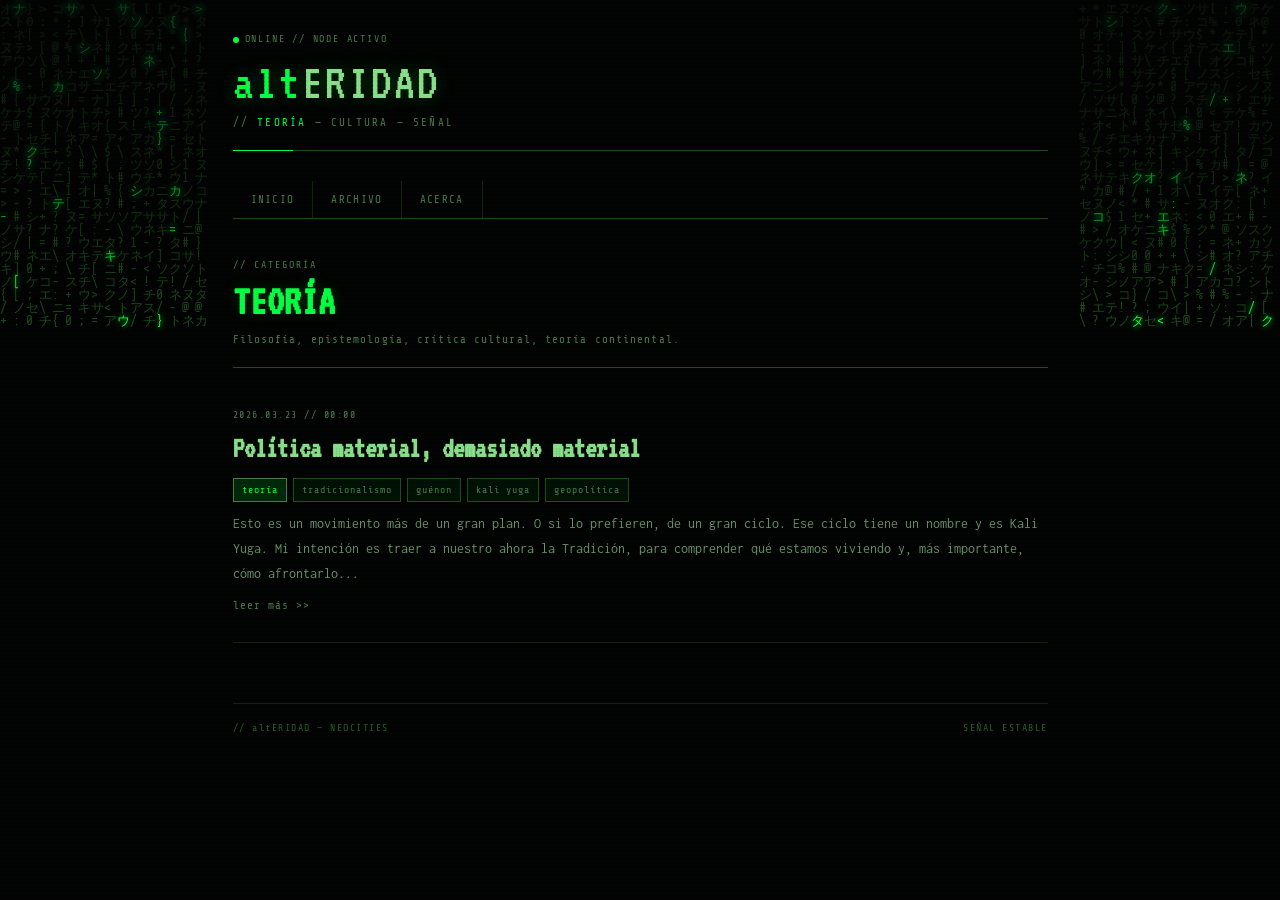
<file: teoria.html>
<!DOCTYPE html>
<html lang="es">
<head>
  <meta charset="UTF-8">
  <meta name="viewport" content="width=device-width, initial-scale=1.0">
  <title>Teoría — altERIDAD</title>
  <link rel="icon" type="image/svg+xml" href="favicon.svg">
  <link rel="stylesheet" href="style.css">
</head>
<body>
  <header>
    <div class="site-status"><span class="blink"></span>ONLINE // NODE ACTIVO</div>
    <a href="index.html" class="site-title">alt<span>ERIDAD</span></a>
    <div class="site-desc">// <a href="teoria.html" class="cat-link active-cat">TEORÍA</a> — <a href="cultura.html" class="cat-link">CULTURA</a> — <a href="senal.html" class="cat-link">SEÑAL</a></div>
  </header>
  <nav>
    <a href="index.html">INICIO</a>
    <a href="archivo.html">ARCHIVO</a>
    <a href="acerca.html">ACERCA</a>
  </nav>
  <div class="cat-header">
    <div class="cat-label">// CATEGORÍA</div>
    <h1 class="cat-title">TEORÍA</h1>
    <p class="cat-desc">Filosofía, epistemología, crítica cultural, teoría continental.</p>
  </div>
  <ul class="post-list">
    <li class="post-item">
      <div class="post-meta">2026.03.23 // 00:00</div>
      <h2><a href="articulos/kali-yuga-defensa-occidente.html">Política material, demasiado material</a></h2>
      <div class="post-tags">
        <span class="tag tag-active">teoría</span>
        <span class="tag">tradicionalismo</span><span class="tag">guénon</span><span class="tag">kali yuga</span><span class="tag">geopolítica</span>
      </div>
      <p class="post-excerpt">Esto es un movimiento más de un gran plan. O si lo prefieren, de un gran ciclo. Ese ciclo tiene un nombre y es Kali Yuga. Mi intención es traer a nuestro ahora la Tradición, para comprender qué estamos viviendo y, más importante, cómo afrontarlo...</p>
      <a class="read-more" href="articulos/kali-yuga-defensa-occidente.html">leer más &gt;&gt;</a>
    </li>
    <!-- PRÓXIMOS ARTÍCULOS DE TEORÍA -->
  </ul>
  <footer>
    <span>// altERIDAD — NEOCITIES</span>
    <span>SEÑAL ESTABLE</span>
  </footer>
  <script src="matrix.js"></script>
</body>
</html>
</file>
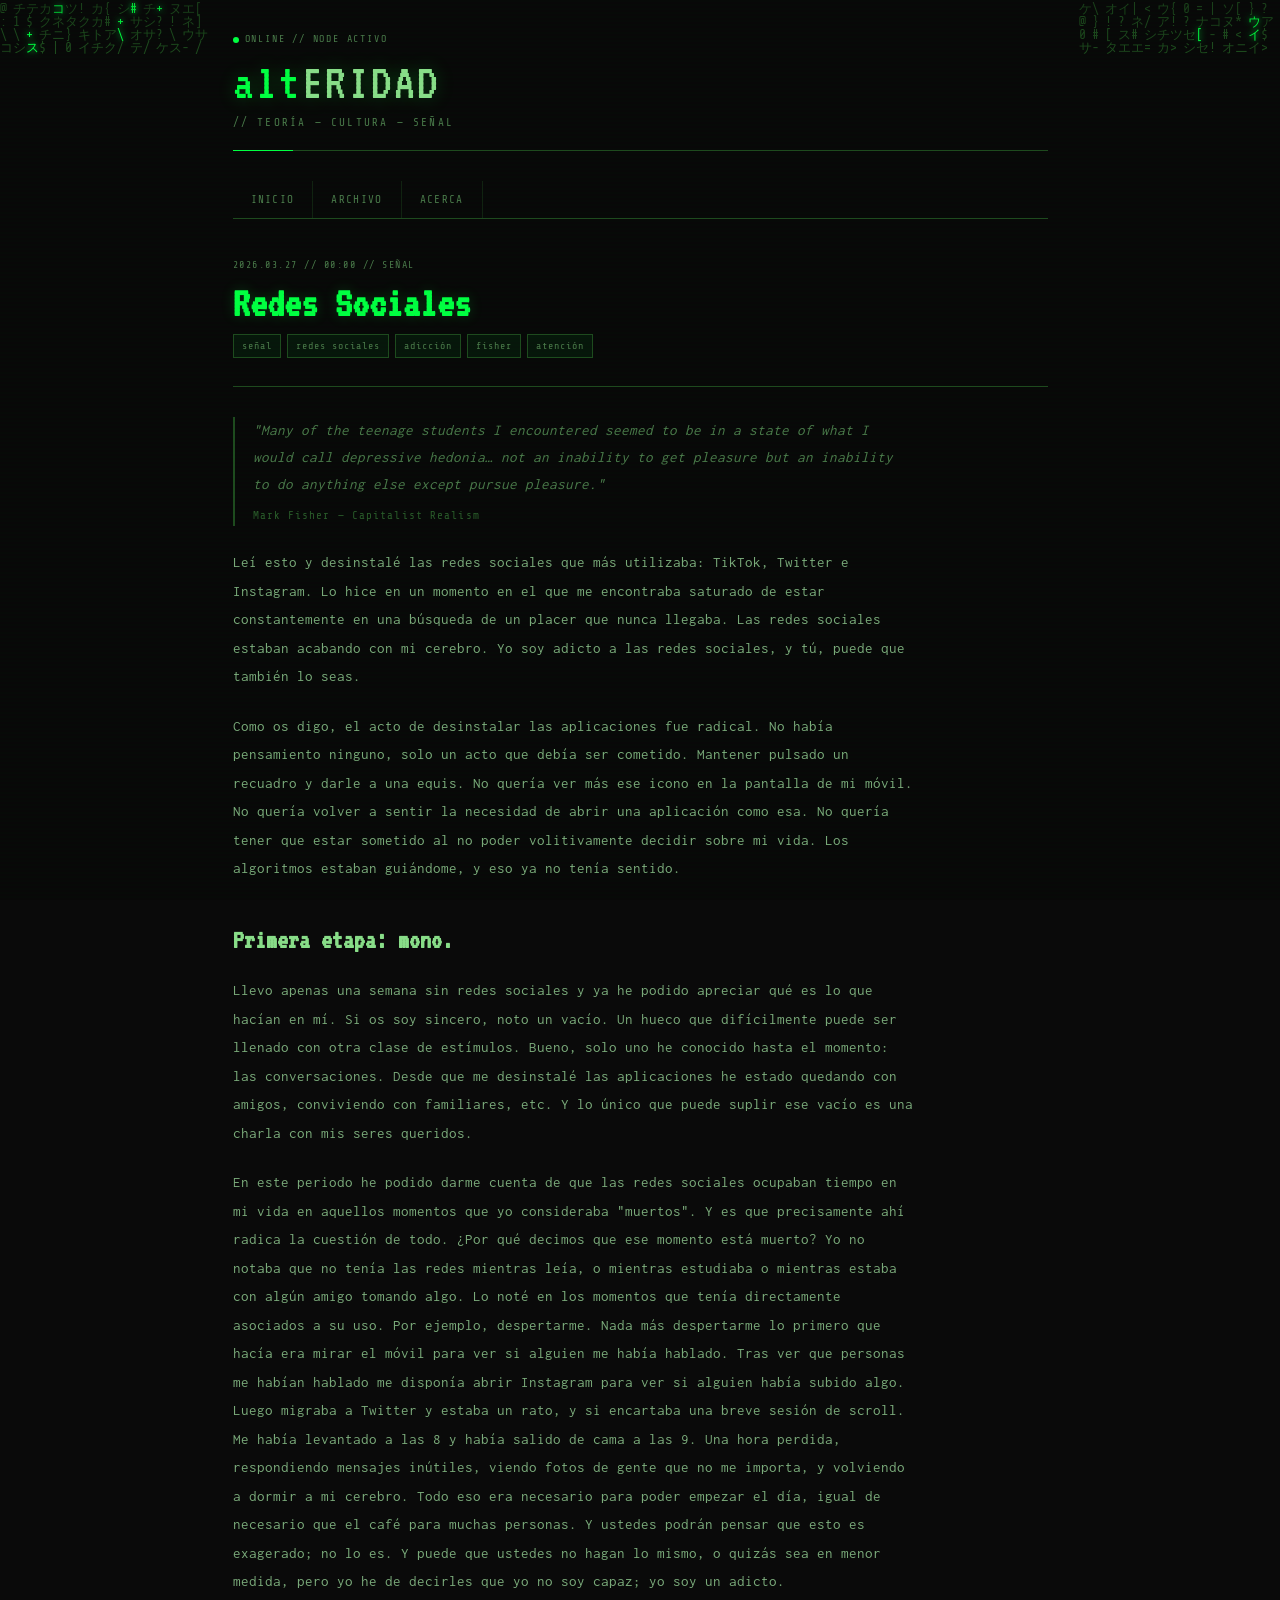
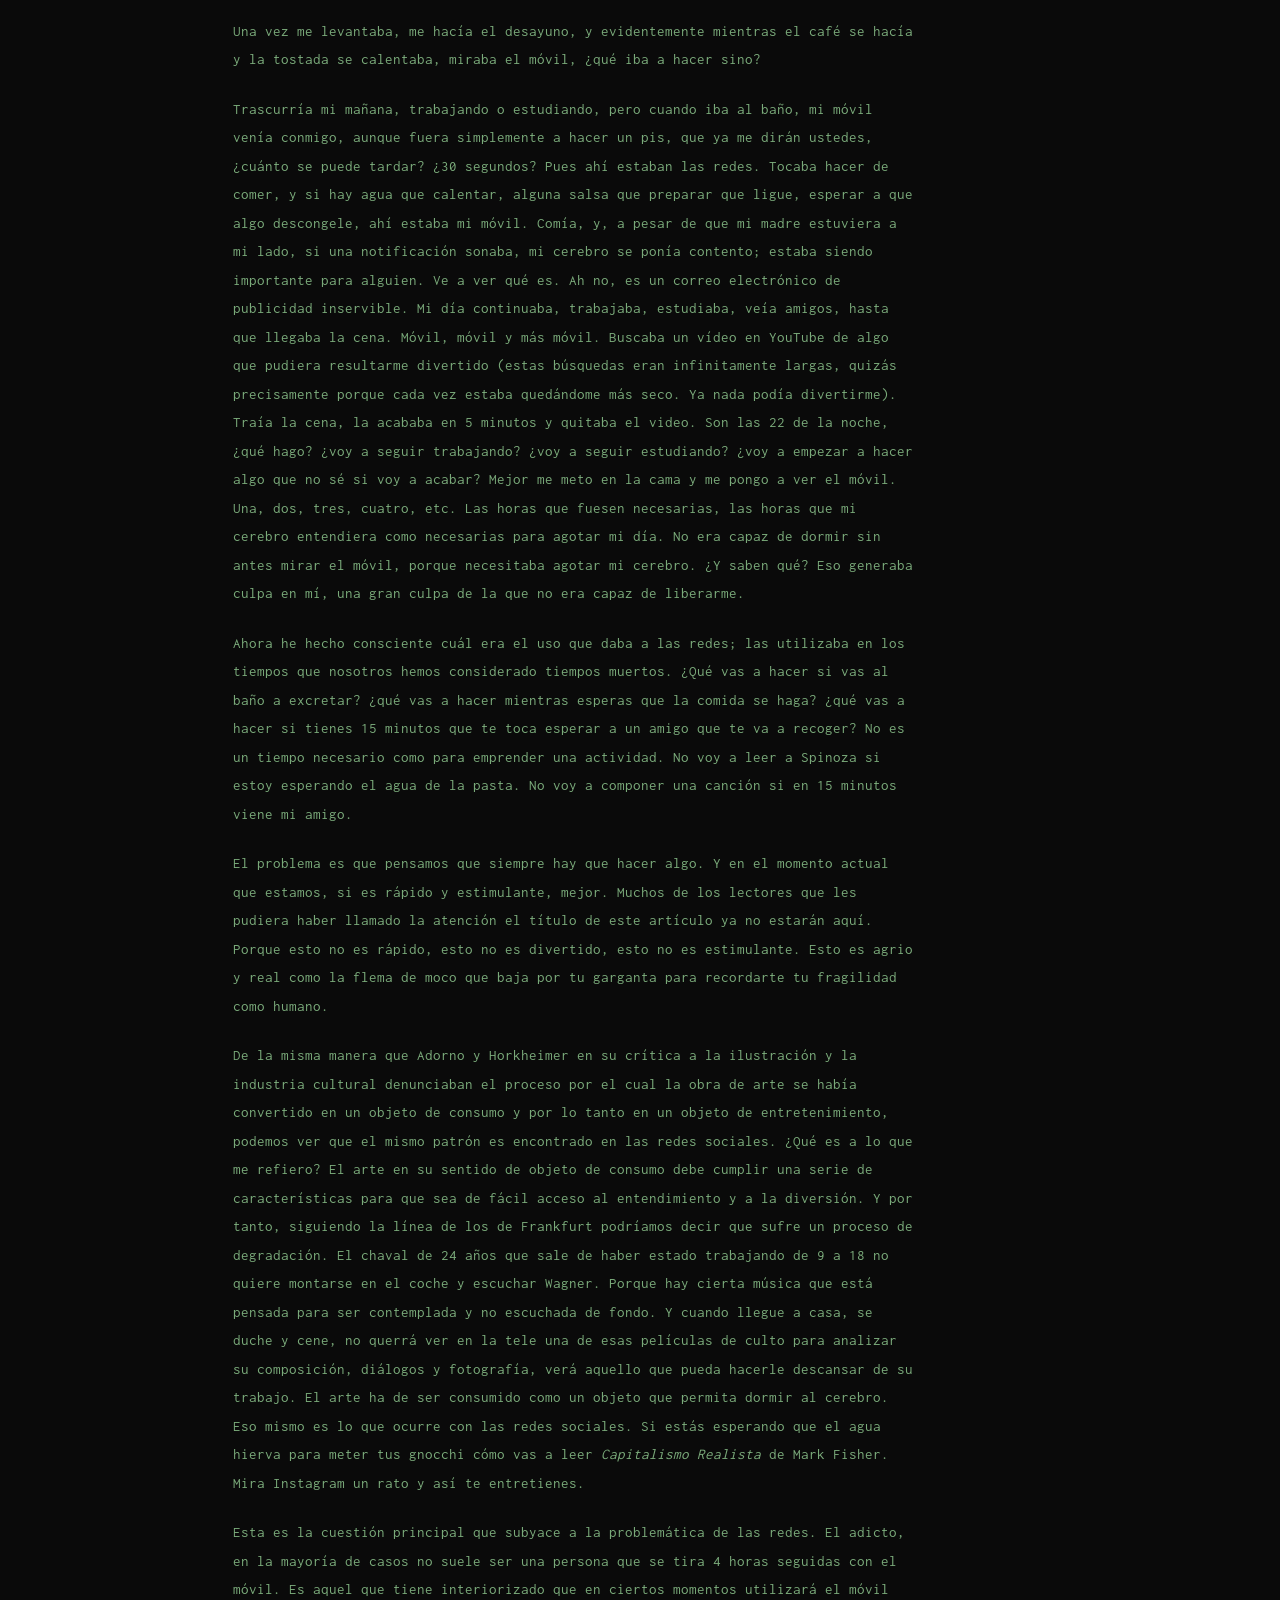
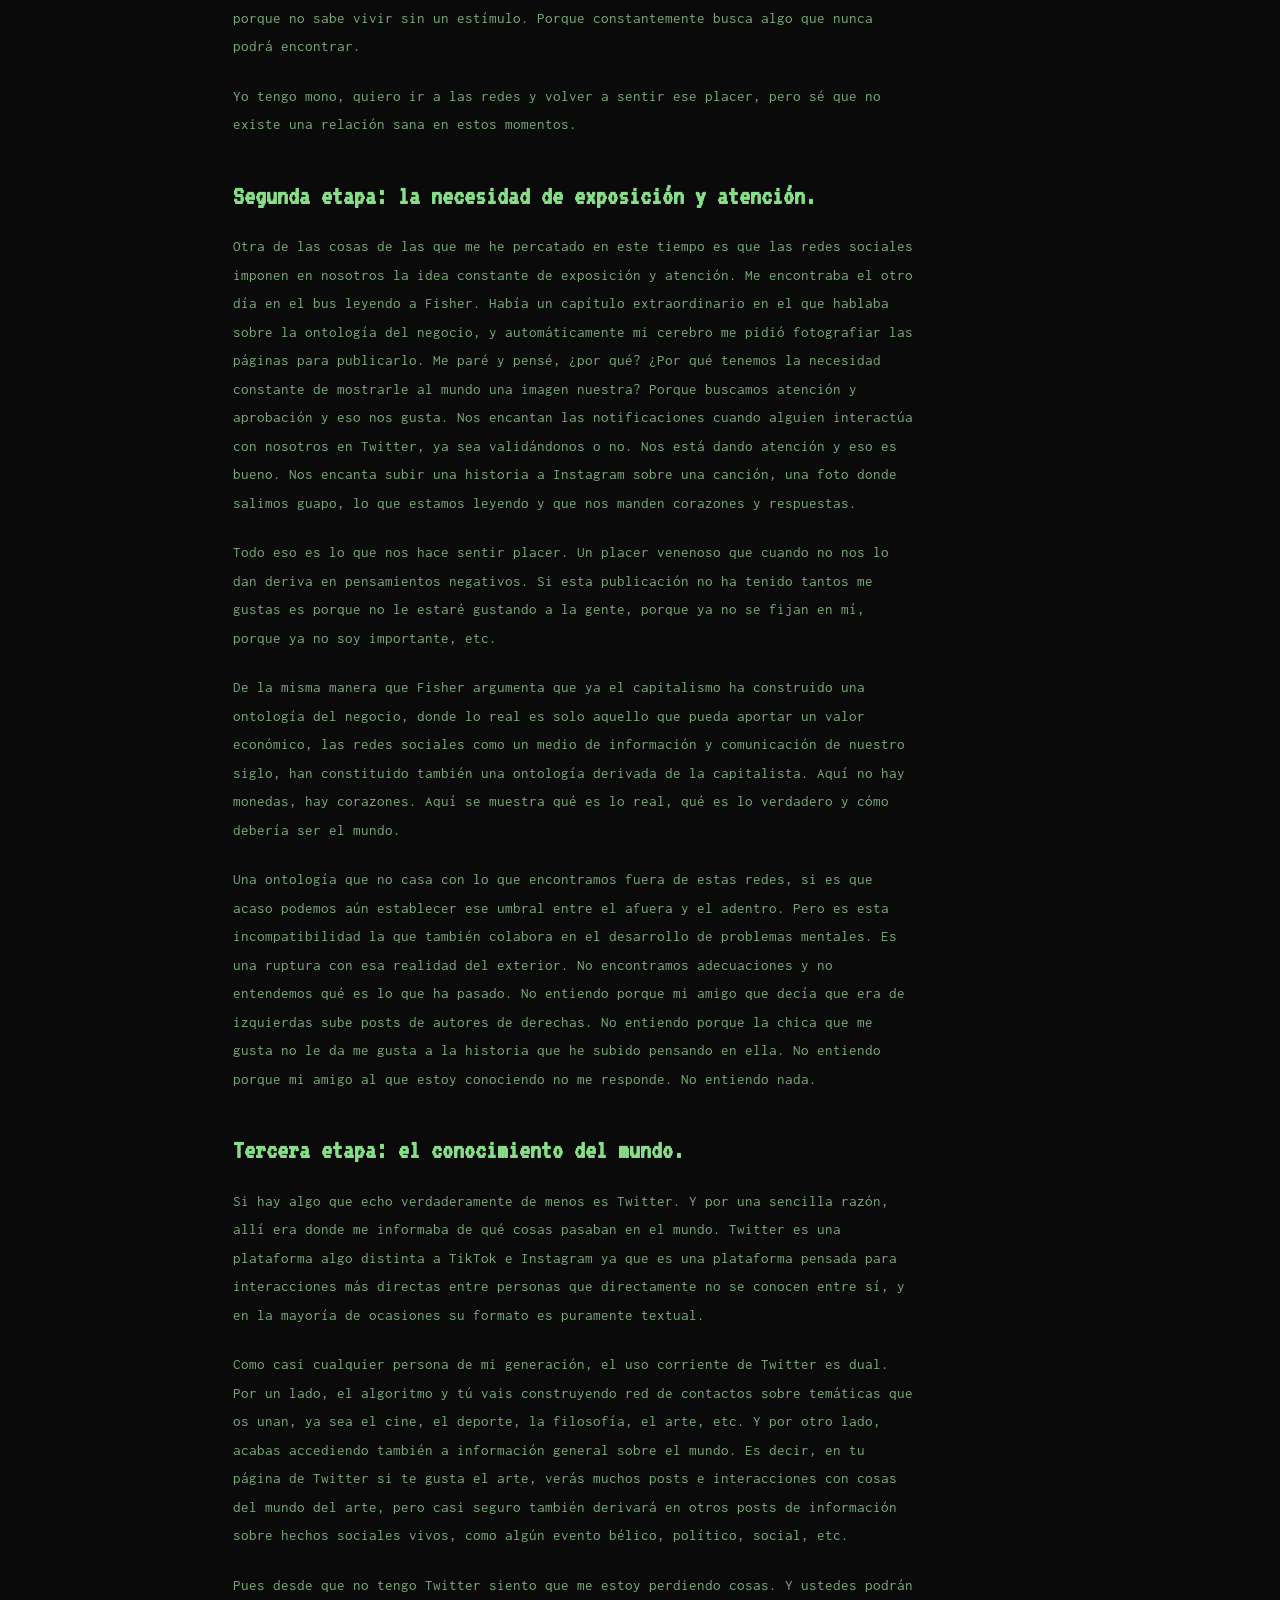
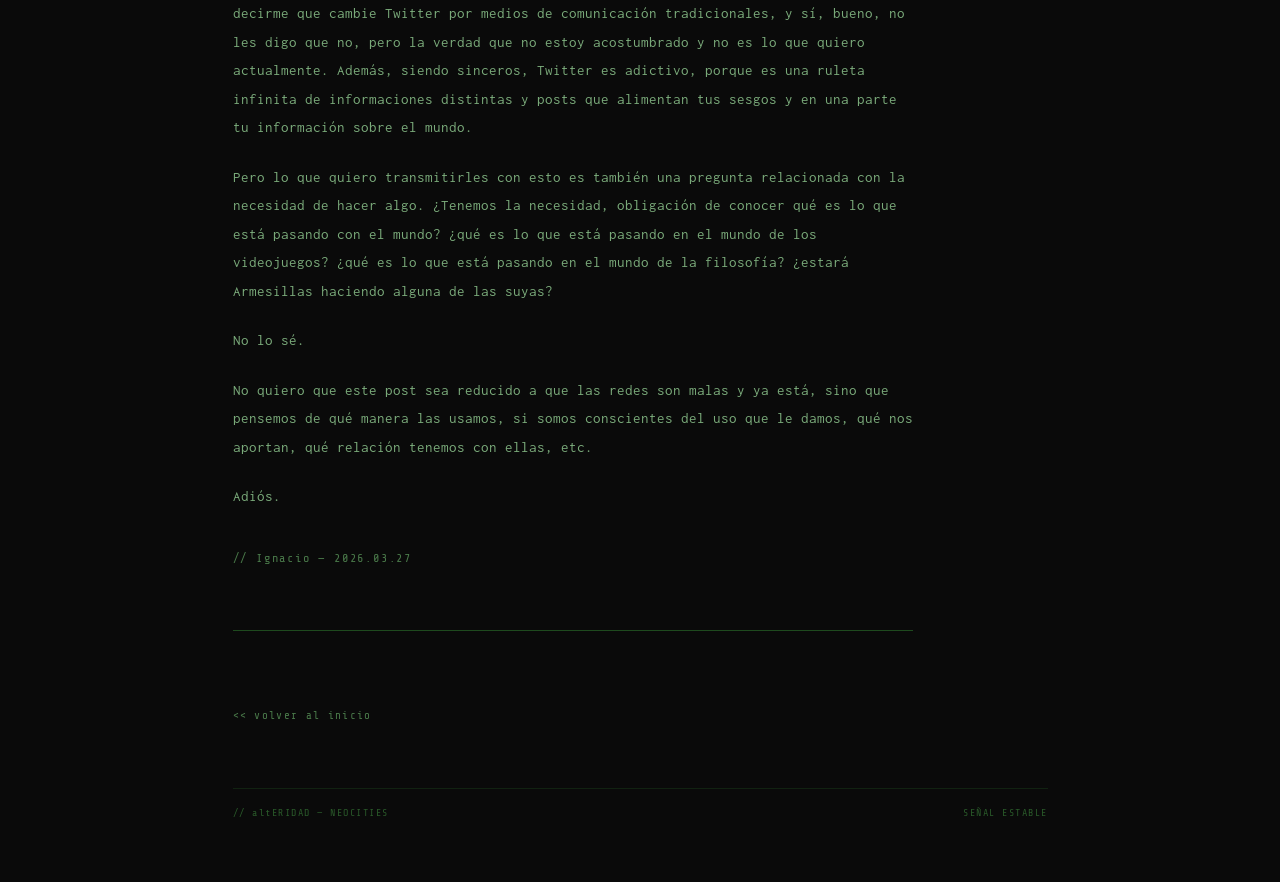
<file: articulos/redes-sociales.html>
<!DOCTYPE html>
<html lang="es">
<head>
  <meta charset="UTF-8">
  <meta name="viewport" content="width=device-width, initial-scale=1.0">
  <title>Redes Sociales — altERIDAD</title>
  <link rel="icon" type="image/svg+xml" href="../favicon.svg">
  <link rel="stylesheet" href="../style.css">
</head>
<body>
  <header>
    <div class="site-status"><span class="blink"></span>ONLINE // NODE ACTIVO</div>
    <a href="../index.html" class="site-title">alt<span>ERIDAD</span></a>
    <div class="site-desc">// <a href="../teoria.html" class="cat-link">TEORÍA</a> — <a href="../cultura.html" class="cat-link">CULTURA</a> — <a href="../senal.html" class="cat-link">SEÑAL</a></div>
  </header>
  <nav>
    <a href="../index.html">INICIO</a>
    <a href="../archivo.html">ARCHIVO</a>
    <a href="../acerca.html">ACERCA</a>
  </nav>
  <div class="article-header">
    <div class="post-meta">2026.03.27 // 00:00 // SEÑAL</div>
    <h1>Redes Sociales</h1>
    <div class="post-tags">
      <a href="../senal.html" class="tag tag-link">señal</a>
      <span class="tag">redes sociales</span><span class="tag">adicción</span><span class="tag">fisher</span><span class="tag">atención</span>
    </div>
  </div>
  <div class="article-body">
    <blockquote>
      "Many of the teenage students I encountered seemed to be in a state of what I would call depressive hedonia… not an inability to get pleasure but an inability to do anything else except pursue pleasure."
      <cite>Mark Fisher — Capitalist Realism</cite>
    </blockquote>
    <p>Leí esto y desinstalé las redes sociales que más utilizaba: TikTok, Twitter e Instagram. Lo hice en un momento en el que me encontraba saturado de estar constantemente en una búsqueda de un placer que nunca llegaba. Las redes sociales estaban acabando con mi cerebro. Yo soy adicto a las redes sociales, y tú, puede que también lo seas.</p>
    <p>Como os digo, el acto de desinstalar las aplicaciones fue radical. No había pensamiento ninguno, solo un acto que debía ser cometido. Mantener pulsado un recuadro y darle a una equis. No quería ver más ese icono en la pantalla de mi móvil. No quería volver a sentir la necesidad de abrir una aplicación como esa. No quería tener que estar sometido al no poder volitivamente decidir sobre mi vida. Los algoritmos estaban guiándome, y eso ya no tenía sentido.</p>

    <h2>Primera etapa: mono.</h2>
    <p>Llevo apenas una semana sin redes sociales y ya he podido apreciar qué es lo que hacían en mí. Si os soy sincero, noto un vacío. Un hueco que difícilmente puede ser llenado con otra clase de estímulos. Bueno, solo uno he conocido hasta el momento: las conversaciones. Desde que me desinstalé las aplicaciones he estado quedando con amigos, conviviendo con familiares, etc. Y lo único que puede suplir ese vacío es una charla con mis seres queridos.</p>
    <p>En este periodo he podido darme cuenta de que las redes sociales ocupaban tiempo en mi vida en aquellos momentos que yo consideraba "muertos". Y es que precisamente ahí radica la cuestión de todo. ¿Por qué decimos que ese momento está muerto? Yo no notaba que no tenía las redes mientras leía, o mientras estudiaba o mientras estaba con algún amigo tomando algo. Lo noté en los momentos que tenía directamente asociados a su uso. Por ejemplo, despertarme. Nada más despertarme lo primero que hacía era mirar el móvil para ver si alguien me había hablado. Tras ver que personas me habían hablado me disponía abrir Instagram para ver si alguien había subido algo. Luego migraba a Twitter y estaba un rato, y si encartaba una breve sesión de scroll. Me había levantado a las 8 y había salido de cama a las 9. Una hora perdida, respondiendo mensajes inútiles, viendo fotos de gente que no me importa, y volviendo a dormir a mi cerebro. Todo eso era necesario para poder empezar el día, igual de necesario que el café para muchas personas. Y ustedes podrán pensar que esto es exagerado; no lo es. Y puede que ustedes no hagan lo mismo, o quizás sea en menor medida, pero yo he de decirles que yo no soy capaz; yo soy un adicto.</p>
    <p>Una vez me levantaba, me hacía el desayuno, y evidentemente mientras el café se hacía y la tostada se calentaba, miraba el móvil, ¿qué iba a hacer sino?</p>
    <p>Trascurría mi mañana, trabajando o estudiando, pero cuando iba al baño, mi móvil venía conmigo, aunque fuera simplemente a hacer un pis, que ya me dirán ustedes, ¿cuánto se puede tardar? ¿30 segundos? Pues ahí estaban las redes. Tocaba hacer de comer, y si hay agua que calentar, alguna salsa que preparar que ligue, esperar a que algo descongele, ahí estaba mi móvil. Comía, y, a pesar de que mi madre estuviera a mi lado, si una notificación sonaba, mi cerebro se ponía contento; estaba siendo importante para alguien. Ve a ver qué es. Ah no, es un correo electrónico de publicidad inservible. Mi día continuaba, trabajaba, estudiaba, veía amigos, hasta que llegaba la cena. Móvil, móvil y más móvil. Buscaba un vídeo en YouTube de algo que pudiera resultarme divertido (estas búsquedas eran infinitamente largas, quizás precisamente porque cada vez estaba quedándome más seco. Ya nada podía divertirme). Traía la cena, la acababa en 5 minutos y quitaba el video. Son las 22 de la noche, ¿qué hago? ¿voy a seguir trabajando? ¿voy a seguir estudiando? ¿voy a empezar a hacer algo que no sé si voy a acabar? Mejor me meto en la cama y me pongo a ver el móvil. Una, dos, tres, cuatro, etc. Las horas que fuesen necesarias, las horas que mi cerebro entendiera como necesarias para agotar mi día. No era capaz de dormir sin antes mirar el móvil, porque necesitaba agotar mi cerebro. ¿Y saben qué? Eso generaba culpa en mí, una gran culpa de la que no era capaz de liberarme.</p>
    <p>Ahora he hecho consciente cuál era el uso que daba a las redes; las utilizaba en los tiempos que nosotros hemos considerado tiempos muertos. ¿Qué vas a hacer si vas al baño a excretar? ¿qué vas a hacer mientras esperas que la comida se haga? ¿qué vas a hacer si tienes 15 minutos que te toca esperar a un amigo que te va a recoger? No es un tiempo necesario como para emprender una actividad. No voy a leer a Spinoza si estoy esperando el agua de la pasta. No voy a componer una canción si en 15 minutos viene mi amigo.</p>
    <p>El problema es que pensamos que siempre hay que hacer algo. Y en el momento actual que estamos, si es rápido y estimulante, mejor. Muchos de los lectores que les pudiera haber llamado la atención el título de este artículo ya no estarán aquí. Porque esto no es rápido, esto no es divertido, esto no es estimulante. Esto es agrio y real como la flema de moco que baja por tu garganta para recordarte tu fragilidad como humano.</p>
    <p>De la misma manera que Adorno y Horkheimer en su crítica a la ilustración y la industria cultural denunciaban el proceso por el cual la obra de arte se había convertido en un objeto de consumo y por lo tanto en un objeto de entretenimiento, podemos ver que el mismo patrón es encontrado en las redes sociales. ¿Qué es a lo que me refiero? El arte en su sentido de objeto de consumo debe cumplir una serie de características para que sea de fácil acceso al entendimiento y a la diversión. Y por tanto, siguiendo la línea de los de Frankfurt podríamos decir que sufre un proceso de degradación. El chaval de 24 años que sale de haber estado trabajando de 9 a 18 no quiere montarse en el coche y escuchar Wagner. Porque hay cierta música que está pensada para ser contemplada y no escuchada de fondo. Y cuando llegue a casa, se duche y cene, no querrá ver en la tele una de esas películas de culto para analizar su composición, diálogos y fotografía, verá aquello que pueda hacerle descansar de su trabajo. El arte ha de ser consumido como un objeto que permita dormir al cerebro. Eso mismo es lo que ocurre con las redes sociales. Si estás esperando que el agua hierva para meter tus gnocchi cómo vas a leer <em>Capitalismo Realista</em> de Mark Fisher. Mira Instagram un rato y así te entretienes.</p>
    <p>Esta es la cuestión principal que subyace a la problemática de las redes. El adicto, en la mayoría de casos no suele ser una persona que se tira 4 horas seguidas con el móvil. Es aquel que tiene interiorizado que en ciertos momentos utilizará el móvil porque no sabe vivir sin un estímulo. Porque constantemente busca algo que nunca podrá encontrar.</p>
    <p>Yo tengo mono, quiero ir a las redes y volver a sentir ese placer, pero sé que no existe una relación sana en estos momentos.</p>

    <h2>Segunda etapa: la necesidad de exposición y atención.</h2>
    <p>Otra de las cosas de las que me he percatado en este tiempo es que las redes sociales imponen en nosotros la idea constante de exposición y atención. Me encontraba el otro día en el bus leyendo a Fisher. Había un capítulo extraordinario en el que hablaba sobre la ontología del negocio, y automáticamente mi cerebro me pidió fotografiar las páginas para publicarlo. Me paré y pensé, ¿por qué? ¿Por qué tenemos la necesidad constante de mostrarle al mundo una imagen nuestra? Porque buscamos atención y aprobación y eso nos gusta. Nos encantan las notificaciones cuando alguien interactúa con nosotros en Twitter, ya sea validándonos o no. Nos está dando atención y eso es bueno. Nos encanta subir una historia a Instagram sobre una canción, una foto donde salimos guapo, lo que estamos leyendo y que nos manden corazones y respuestas.</p>
    <p>Todo eso es lo que nos hace sentir placer. Un placer venenoso que cuando no nos lo dan deriva en pensamientos negativos. Si esta publicación no ha tenido tantos me gustas es porque no le estaré gustando a la gente, porque ya no se fijan en mí, porque ya no soy importante, etc.</p>
    <p>De la misma manera que Fisher argumenta que ya el capitalismo ha construido una ontología del negocio, donde lo real es solo aquello que pueda aportar un valor económico, las redes sociales como un medio de información y comunicación de nuestro siglo, han constituido también una ontología derivada de la capitalista. Aquí no hay monedas, hay corazones. Aquí se muestra qué es lo real, qué es lo verdadero y cómo debería ser el mundo.</p>
    <p>Una ontología que no casa con lo que encontramos fuera de estas redes, si es que acaso podemos aún establecer ese umbral entre el afuera y el adentro. Pero es esta incompatibilidad la que también colabora en el desarrollo de problemas mentales. Es una ruptura con esa realidad del exterior. No encontramos adecuaciones y no entendemos qué es lo que ha pasado. No entiendo porque mi amigo que decía que era de izquierdas sube posts de autores de derechas. No entiendo porque la chica que me gusta no le da me gusta a la historia que he subido pensando en ella. No entiendo porque mi amigo al que estoy conociendo no me responde. No entiendo nada.</p>

    <h2>Tercera etapa: el conocimiento del mundo.</h2>
    <p>Si hay algo que echo verdaderamente de menos es Twitter. Y por una sencilla razón, allí era donde me informaba de qué cosas pasaban en el mundo. Twitter es una plataforma algo distinta a TikTok e Instagram ya que es una plataforma pensada para interacciones más directas entre personas que directamente no se conocen entre sí, y en la mayoría de ocasiones su formato es puramente textual.</p>
    <p>Como casi cualquier persona de mi generación, el uso corriente de Twitter es dual. Por un lado, el algoritmo y tú vais construyendo red de contactos sobre temáticas que os unan, ya sea el cine, el deporte, la filosofía, el arte, etc. Y por otro lado, acabas accediendo también a información general sobre el mundo. Es decir, en tu página de Twitter si te gusta el arte, verás muchos posts e interacciones con cosas del mundo del arte, pero casi seguro también derivará en otros posts de información sobre hechos sociales vivos, como algún evento bélico, político, social, etc.</p>
    <p>Pues desde que no tengo Twitter siento que me estoy perdiendo cosas. Y ustedes podrán decirme que cambie Twitter por medios de comunicación tradicionales, y sí, bueno, no les digo que no, pero la verdad que no estoy acostumbrado y no es lo que quiero actualmente. Además, siendo sinceros, Twitter es adictivo, porque es una ruleta infinita de informaciones distintas y posts que alimentan tus sesgos y en una parte tu información sobre el mundo.</p>
    <p>Pero lo que quiero transmitirles con esto es también una pregunta relacionada con la necesidad de hacer algo. ¿Tenemos la necesidad, obligación de conocer qué es lo que está pasando con el mundo? ¿qué es lo que está pasando en el mundo de los videojuegos? ¿qué es lo que está pasando en el mundo de la filosofía? ¿estará Armesillas haciendo alguna de las suyas?</p>
    <p>No lo sé.</p>
    <p>No quiero que este post sea reducido a que las redes son malas y ya está, sino que pensemos de qué manera las usamos, si somos conscientes del uso que le damos, qué nos aportan, qué relación tenemos con ellas, etc.</p>
    <p>Adiós.</p>
    <div class="article-sign">// Ignacio — 2026.03.27</div>
    <div id="comentarios" data-articulo="redes-sociales"></div>
  </div>
  <a class="back-link" href="../index.html">&lt;&lt; volver al inicio</a>
  <footer>
    <span>// altERIDAD — NEOCITIES</span>
    <span>SEÑAL ESTABLE</span>
  </footer>
  <script src="../matrix.js"></script>
  <script src="../comentarios.js"></script>
</body>
</html>
</file>
<file: style.css>
@import url('https://fonts.googleapis.com/css2?family=VT323&family=Share+Tech+Mono&family=Inconsolata:wght@400;700&display=swap');

*, *::before, *::after {
  box-sizing: border-box;
  margin: 0;
  padding: 0;
}

:root {
  --verde: #00ff41;
  --verde-mid: #88dd88;
  --verde-dim: #4a7a4a;
  --verde-dark: #1e4a1e;
  --verde-darker: #112211;
  --bg: #0a0a0a;
  --bg2: #0f0f0f;
  --text: #7aaa7a;
  --font-mono: 'Inconsolata', monospace;
  --font-display: 'VT323', monospace;
  --font-code: 'Share Tech Mono', monospace;
}

html {
  background: var(--bg);
  color: var(--text);
  font-family: var(--font-mono);
  font-size: 15px;
  line-height: 1.8;
}

body {
  max-width: 860px;
  margin: 0 auto;
  padding: 2rem 1.5rem 4rem;
}

/* SCANLINE */
body::before {
  content: '';
  position: fixed;
  inset: 0;
  background: repeating-linear-gradient(
    0deg,
    transparent,
    transparent 2px,
    rgba(0,255,65,0.012) 2px,
    rgba(0,255,65,0.012) 4px
  );
  pointer-events: none;
  z-index: 999;
}

/* HEADER */
header {
  border-bottom: 1px solid var(--verde-dark);
  padding-bottom: 1.2rem;
  margin-bottom: 2rem;
  position: relative;
}

header::after {
  content: '';
  position: absolute;
  bottom: -1px;
  left: 0;
  width: 60px;
  height: 1px;
  background: var(--verde);
}

.site-status {
  font-family: var(--font-code);
  font-size: 10px;
  color: var(--verde-dim);
  letter-spacing: 0.18em;
  margin-bottom: 0.6rem;
}

.blink {
  display: inline-block;
  width: 6px;
  height: 6px;
  background: var(--verde);
  border-radius: 50%;
  margin-right: 6px;
  animation: blink 1.8s step-end infinite;
  vertical-align: middle;
}

@keyframes blink {
  50% { opacity: 0; }
}

.site-title {
  font-family: var(--font-display);
  font-size: 3.5rem;
  color: var(--verde);
  letter-spacing: 0.04em;
  line-height: 1;
  text-shadow: 0 0 18px rgba(0,255,65,0.25);
  text-decoration: none;
  display: block;
  margin-bottom: 0.2rem;
}

.site-title span {
  color: var(--verde-mid);
}

.site-desc {
  font-family: var(--font-code);
  font-size: 11px;
  color: var(--verde-dim);
  letter-spacing: 0.2em;
}

/* NAV */
nav {
  display: flex;
  gap: 0;
  border-bottom: 1px solid var(--verde-dark);
  margin-bottom: 2.5rem;
  font-family: var(--font-code);
  font-size: 11px;
  letter-spacing: 0.12em;
}

nav a {
  color: var(--verde-dim);
  text-decoration: none;
  padding: 0.55rem 1.2rem;
  border-right: 1px solid var(--verde-darker);
  transition: color 0.15s, background 0.15s;
}

nav a:hover,
nav a.active {
  color: var(--verde);
  background: rgba(0,255,65,0.04);
}

/* LISTA DE ARTICULOS */
.post-list {
  list-style: none;
}

.post-item {
  padding: 1.6rem 0;
  border-bottom: 1px solid var(--verde-darker);
}

.post-item:first-child {
  padding-top: 0;
}

.post-meta {
  font-family: var(--font-code);
  font-size: 10px;
  color: var(--verde-dim);
  letter-spacing: 0.15em;
  margin-bottom: 0.4rem;
}

.post-item h2 a {
  font-family: var(--font-display);
  font-size: 1.9rem;
  color: var(--verde-mid);
  text-decoration: none;
  line-height: 1.1;
}

.post-item h2 a:hover {
  color: var(--verde);
}

.post-tags {
  display: flex;
  gap: 6px;
  flex-wrap: wrap;
  margin: 0.5rem 0 0.7rem;
}

.tag {
  font-family: var(--font-code);
  font-size: 10px;
  background: rgba(0,255,65,0.06);
  border: 1px solid var(--verde-dark);
  color: var(--verde-dim);
  padding: 2px 8px;
  letter-spacing: 0.1em;
}

.post-excerpt {
  color: var(--text);
  font-size: 13.5px;
  line-height: 1.85;
  opacity: 0.85;
}

.read-more {
  display: inline-block;
  margin-top: 0.6rem;
  font-family: var(--font-code);
  font-size: 11px;
  color: var(--verde-dim);
  text-decoration: none;
  letter-spacing: 0.1em;
}

.read-more:hover {
  color: var(--verde);
}

/* ARTICULO INDIVIDUAL */
.article-header {
  margin-bottom: 2rem;
  padding-bottom: 1.2rem;
  border-bottom: 1px solid var(--verde-dark);
}

.article-header h1 {
  font-family: var(--font-display);
  font-size: 2.8rem;
  color: var(--verde);
  line-height: 1.1;
  margin-bottom: 0.5rem;
  text-shadow: 0 0 14px rgba(0,255,65,0.2);
}

.article-body {
  max-width: 680px;
}

.article-body p {
  margin-bottom: 1.4rem;
  color: var(--text);
  line-height: 1.9;
}

.article-body h2 {
  font-family: var(--font-display);
  font-size: 1.8rem;
  color: var(--verde-mid);
  margin: 2.2rem 0 0.8rem;
}

.article-body h3 {
  font-family: var(--font-code);
  font-size: 13px;
  color: var(--verde-dim);
  letter-spacing: 0.15em;
  margin: 1.8rem 0 0.6rem;
}

.article-body blockquote {
  border-left: 2px solid var(--verde-dark);
  padding-left: 1.2rem;
  color: var(--verde-dim);
  font-style: italic;
  margin: 1.5rem 0;
}

.article-body a {
  color: var(--verde-mid);
  text-decoration: underline;
  text-decoration-color: var(--verde-dark);
}

.article-body a:hover {
  color: var(--verde);
}

.back-link {
  display: inline-block;
  margin-top: 3rem;
  font-family: var(--font-code);
  font-size: 11px;
  color: var(--verde-dim);
  text-decoration: none;
  letter-spacing: 0.12em;
}

.back-link:hover {
  color: var(--verde);
}

/* FOOTER */
footer {
  margin-top: 4rem;
  padding-top: 1rem;
  border-top: 1px solid var(--verde-darker);
  font-family: var(--font-code);
  font-size: 10px;
  color: #2a5a2a;
  letter-spacing: 0.15em;
  display: flex;
  justify-content: space-between;
}

.article-body blockquote cite {
  display: block;
  margin-top: 0.5rem;
  font-size: 11px;
  font-family: var(--font-code);
  font-style: normal;
  color: #2a5a2a;
  letter-spacing: 0.1em;
}

.article-sign {
  margin-top: 2.5rem;
  font-family: var(--font-code);
  font-size: 12px;
  color: var(--verde-dim);
  letter-spacing: 0.15em;
}

.cat-link {
  font-family: var(--font-code);
  font-size: 11px;
  color: var(--verde-dim);
  text-decoration: none;
  letter-spacing: 0.2em;
  transition: color 0.15s;
}

.cat-link:hover,
.cat-link.active-cat {
  color: var(--verde);
}

.cat-header {
  margin-bottom: 2.5rem;
  padding-bottom: 1.2rem;
  border-bottom: 1px solid var(--verde-dark);
}

.cat-label {
  font-family: var(--font-code);
  font-size: 10px;
  color: var(--verde-dim);
  letter-spacing: 0.2em;
  margin-bottom: 0.4rem;
}

.cat-title {
  font-family: var(--font-display);
  font-size: 2.8rem;
  color: var(--verde);
  line-height: 1;
  text-shadow: 0 0 14px rgba(0,255,65,0.2);
  margin-bottom: 0.5rem;
}

.cat-desc {
  font-family: var(--font-code);
  font-size: 11px;
  color: var(--verde-dim);
  letter-spacing: 0.1em;
}

.tag-link {
  text-decoration: none;
  cursor: pointer;
  transition: background 0.15s, color 0.15s;
}

.tag-link:hover,
.tag.tag-active {
  background: rgba(0,255,65,0.15);
  border-color: var(--verde-dim);
  color: var(--verde);
}

.empty-state {
  opacity: 0.5;
}

/* MATRIX */
#matrix-bg {
  position: fixed;
  top: 0;
  left: 0;
  width: 100%;
  height: 100%;
  z-index: 0;
  pointer-events: none;
}

body > *:not(#matrix-bg) {
  position: relative;
  z-index: 1;
}

@media (max-width: 600px) {
  .site-title { font-size: 2.6rem; }
  nav a { padding: 0.5rem 0.8rem; }
  footer { flex-direction: column; gap: 0.3rem; }
}
</file>
